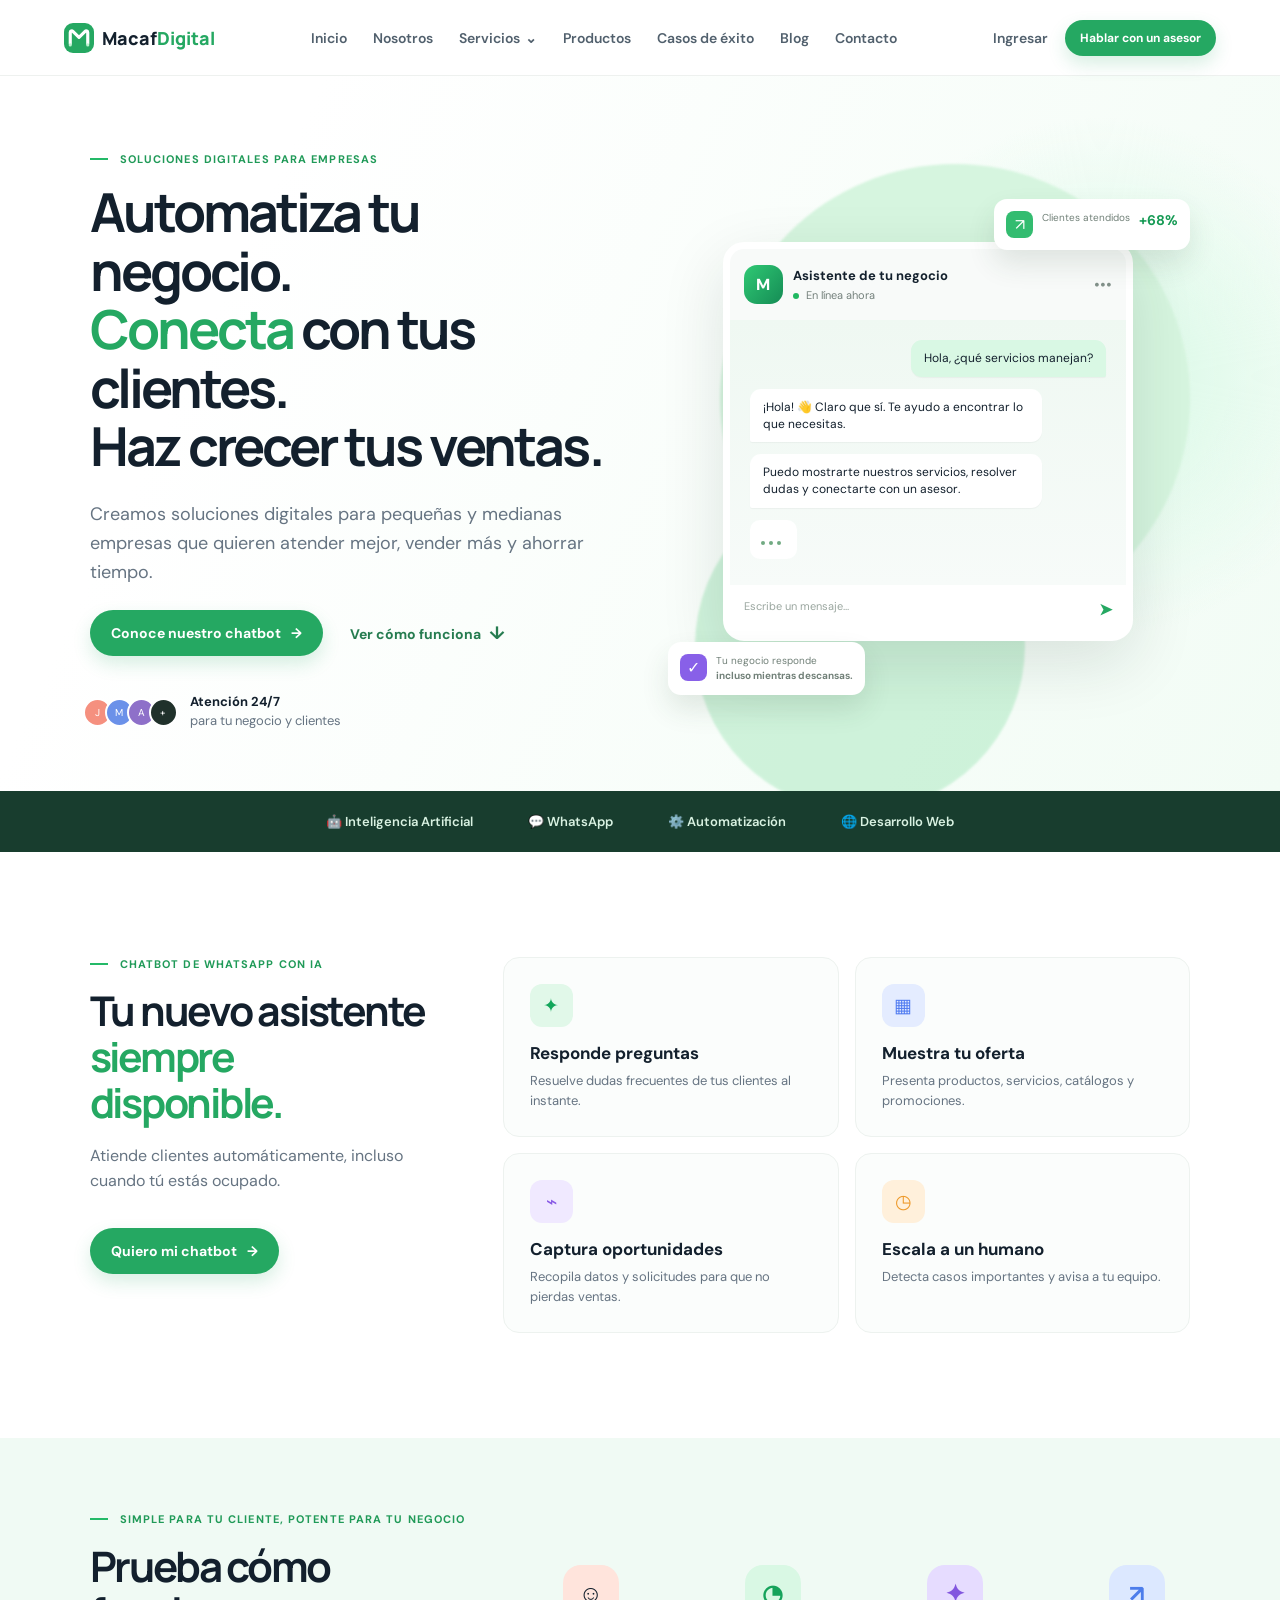
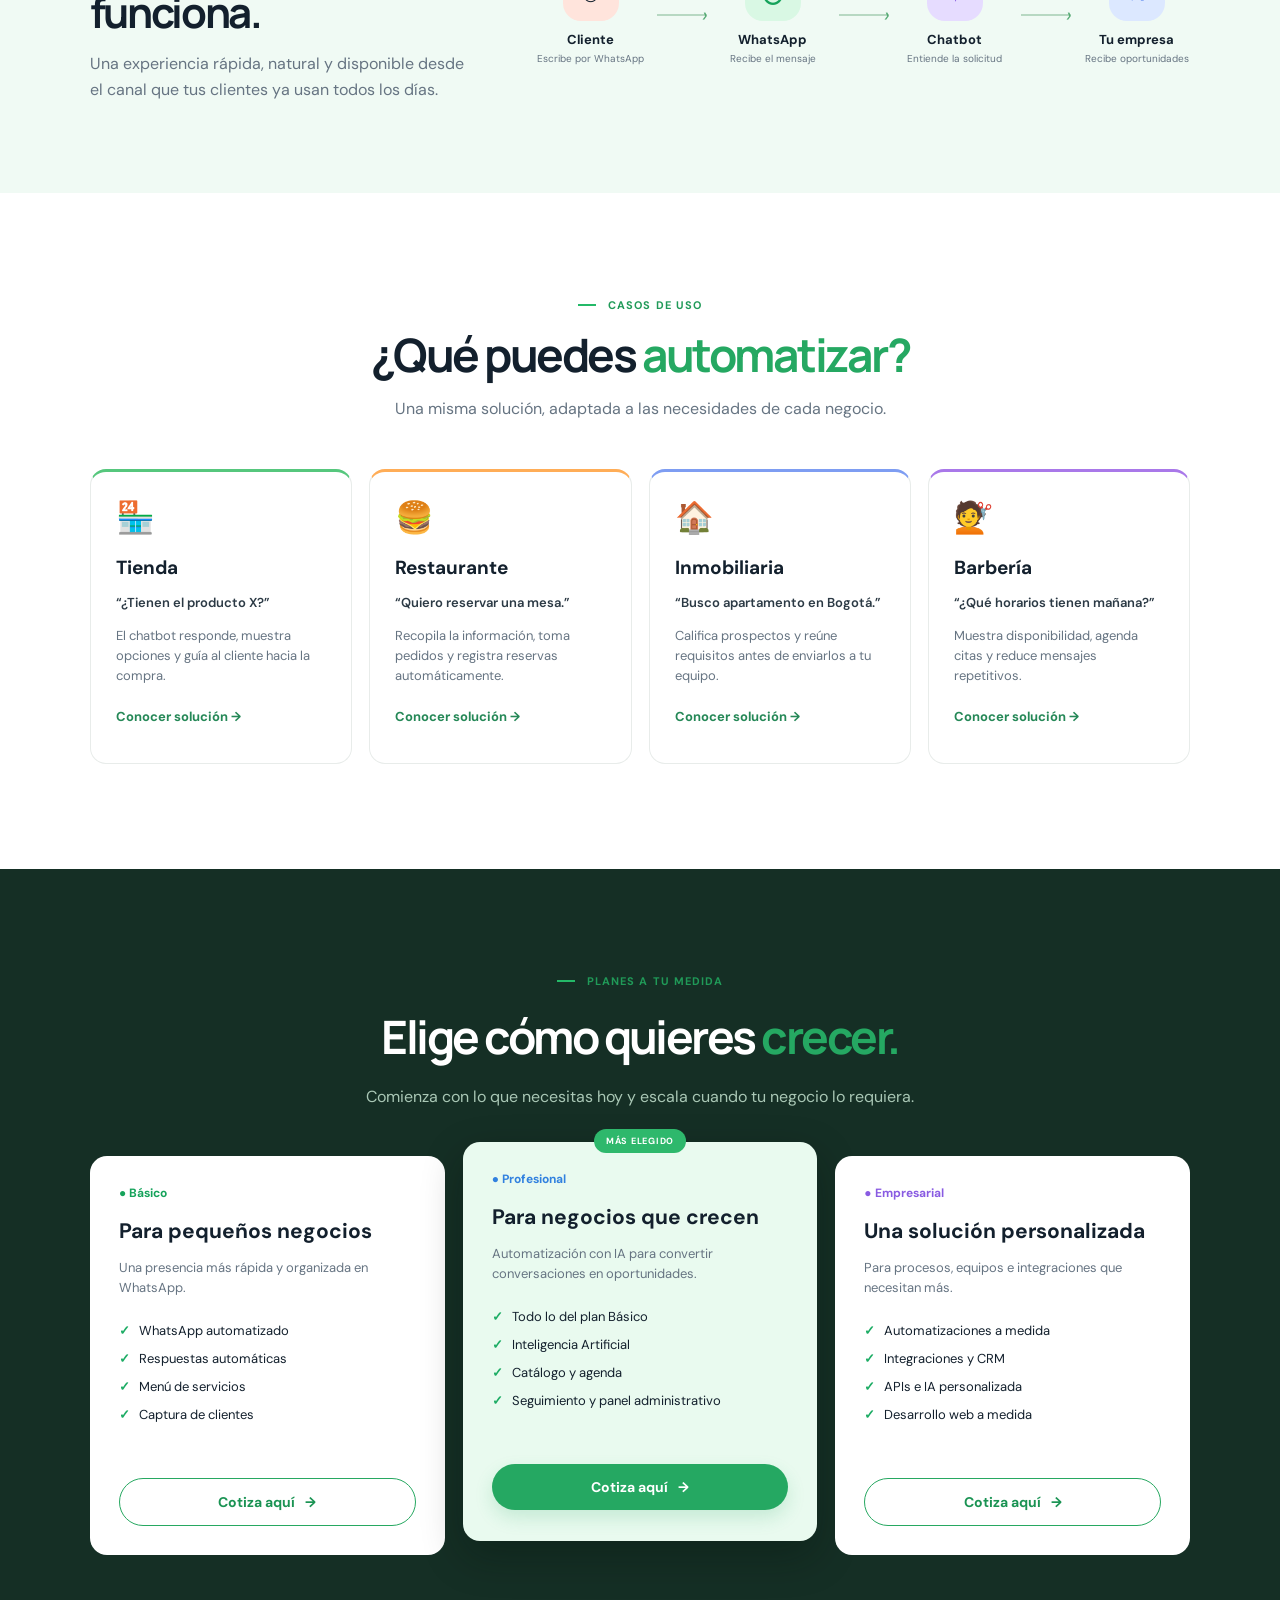
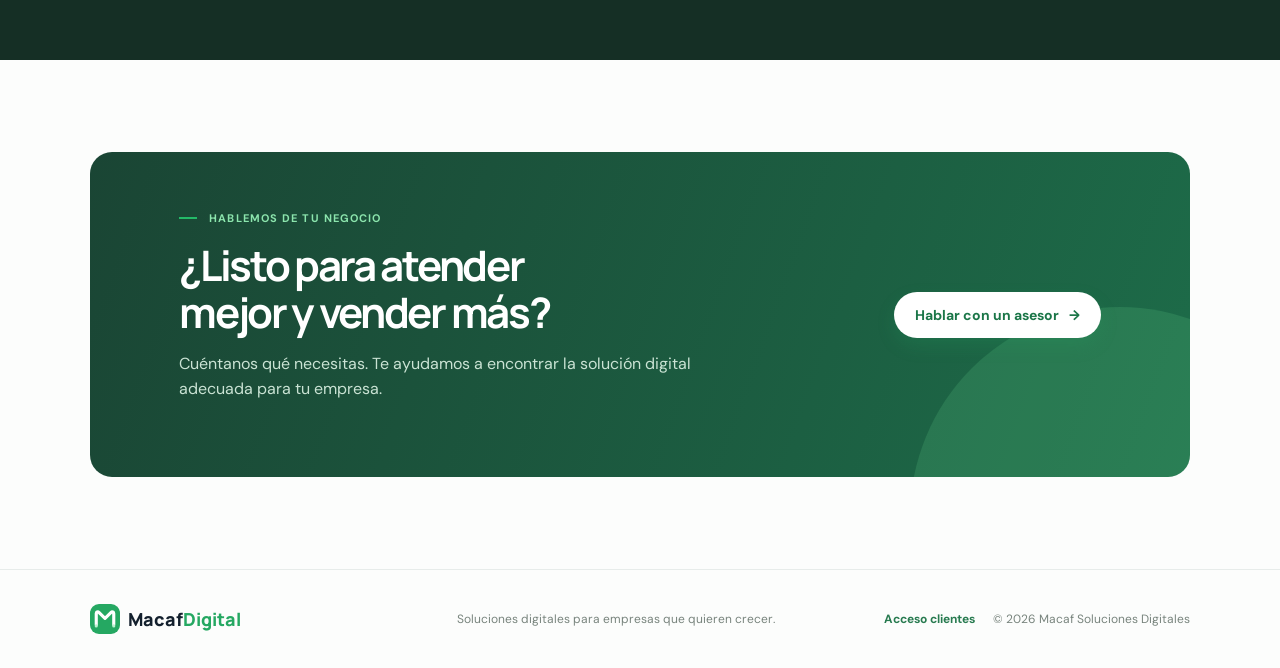
<file: index.html>
<!doctype html>
<html lang="es">
  <head>
    <meta charset="UTF-8" />
    <meta name="viewport" content="width=device-width, initial-scale=1.0" />
    <meta
      name="description"
      content="Macaf Soluciones Digitales: chatbots de WhatsApp con IA, automatización y desarrollo web para empresas."
    />
    <title>Macaf Soluciones Digitales | Automatiza tu negocio</title>
    <link rel="preconnect" href="https://fonts.googleapis.com" />
    <link rel="preconnect" href="https://fonts.gstatic.com" crossorigin />
    <link
      href="https://fonts.googleapis.com/css2?family=DM+Sans:wght@400;500;600;700&family=Manrope:wght@600;700;800&display=swap"
      rel="stylesheet"
    />
    <link rel="stylesheet" href="./styles.css" />
  </head>
  <body>
    <header class="site-header">
      <a class="brand" href="#inicio" aria-label="Macaf Soluciones Digitales, inicio">
        <span class="brand-mark">M</span>
        <span>Macaf<span>Digital</span></span>
      </a>
      <button class="menu-toggle" aria-label="Abrir menú" aria-expanded="false">☰</button>
      <nav class="main-nav" aria-label="Navegación principal">
        <a href="./index.html">Inicio</a>
        <a href="./nosotros.html">Nosotros</a>
        <details class="services-menu"><summary>Servicios</summary><div><a href="./chatbots.html">Chatbots</a><a href="./automatizacion.html">Automatización</a><a href="./inteligencia-artificial.html">Inteligencia Artificial</a><a href="./software-a-medida.html">Software a medida</a></div></details>
        <a href="./productos.html">Productos</a>
        <a href="./casos-de-exito.html">Casos de éxito</a>
        <a href="./blog.html">Blog</a>
        <a href="./contacto.html">Contacto</a>
      </nav>
      <div class="header-actions">
        <a class="login-link" href="https://chatbot-front-sigma.vercel.app/login">Ingresar</a>
        <a class="button button-small whatsapp-link" data-message="Hola, quiero información sobre un chatbot de WhatsApp." href="#">Hablar con un asesor</a>
      </div>
    </header>

    <main>
      <section class="hero" id="inicio">
        <div class="hero-copy">
          <p class="eyebrow"><span></span> SOLUCIONES DIGITALES PARA EMPRESAS</p>
          <h1>Automatiza tu negocio.<br /><em>Conecta</em> con tus clientes.<br />Haz crecer tus ventas.</h1>
          <p class="hero-description">
            Creamos soluciones digitales para pequeñas y medianas empresas que quieren atender
            mejor, vender más y ahorrar tiempo.
          </p>
          <div class="hero-actions">
            <a class="button whatsapp-link" data-message="Hola, quiero conocer el chatbot de WhatsApp con IA." href="#"
              >Conoce nuestro chatbot <span>→</span></a
            >
            <a class="text-link" href="#casos">Ver cómo funciona <span>↓</span></a>
          </div>
          <div class="trust-row">
            <div class="avatar-stack" aria-hidden="true"><i>J</i><i>M</i><i>A</i><i>+</i></div>
            <p><strong>Atención 24/7</strong><br />para tu negocio y clientes</p>
          </div>
        </div>

        <div class="hero-visual" aria-label="Demostración de conversación automatizada">
          <div class="orb orb-one"></div><div class="orb orb-two"></div>
          <div class="chat-window">
            <div class="chat-head">
              <div class="bot-avatar">M</div>
              <div><strong>Asistente de tu negocio</strong><small><i></i> En línea ahora</small></div>
              <span class="dots">•••</span>
            </div>
            <div class="chat-body">
              <div class="message customer">Hola, ¿qué servicios manejan?</div>
              <div class="message bot">¡Hola! 👋 Claro que sí. Te ayudo a encontrar lo que necesitas.</div>
              <div class="message bot delay">Puedo mostrarte nuestros servicios, resolver dudas y conectarte con un asesor.</div>
              <div class="typing"><b></b><b></b><b></b></div>
            </div>
            <div class="chat-input"><span>Escribe un mensaje...</span><b>➤</b></div>
          </div>
          <div class="floating-card stat-card"><span>↗</span><p>Clientes atendidos</p><strong>+68%</strong></div>
          <div class="floating-card online-card"><span>✓</span><p>Tu negocio responde<br /><strong>incluso mientras descansas.</strong></p></div>
        </div>
      </section>

      <section class="technology-strip" aria-label="Tecnologías y servicios">
        <span>🤖 Inteligencia Artificial</span><span>💬 WhatsApp</span><span>⚙️ Automatización</span><span>🌐 Desarrollo Web</span>
      </section>

      <section class="section assistant-section" id="chatbot">
        <div class="section-intro">
          <p class="eyebrow"><span></span> CHATBOT DE WHATSAPP CON IA</p>
          <h2>Tu nuevo asistente<br /><em>siempre disponible.</em></h2>
          <p>Atiende clientes automáticamente, incluso cuando tú estás ocupado.</p>
          <a class="button whatsapp-link" data-message="Hola, quiero mi chatbot de WhatsApp." href="#">Quiero mi chatbot <span>→</span></a>
        </div>
        <div class="feature-grid">
          <article><div class="feature-icon green">✦</div><h3>Responde preguntas</h3><p>Resuelve dudas frecuentes de tus clientes al instante.</p></article>
          <article><div class="feature-icon blue">▦</div><h3>Muestra tu oferta</h3><p>Presenta productos, servicios, catálogos y promociones.</p></article>
          <article><div class="feature-icon purple">⌁</div><h3>Captura oportunidades</h3><p>Recopila datos y solicitudes para que no pierdas ventas.</p></article>
          <article><div class="feature-icon orange">◷</div><h3>Escala a un humano</h3><p>Detecta casos importantes y avisa a tu equipo.</p></article>
        </div>
      </section>

      <section class="workflow">
        <div class="workflow-copy">
          <p class="eyebrow"><span></span> SIMPLE PARA TU CLIENTE, POTENTE PARA TU NEGOCIO</p>
          <h2>Prueba cómo<br />funciona.</h2>
          <p>Una experiencia rápida, natural y disponible desde el canal que tus clientes ya usan todos los días.</p>
        </div>
        <div class="flow-diagram">
          <div><b class="flow-icon customer-icon">☺</b><strong>Cliente</strong><small>Escribe por WhatsApp</small></div>
          <i></i><div><b class="flow-icon whatsapp-icon">◔</b><strong>WhatsApp</strong><small>Recibe el mensaje</small></div>
          <i></i><div><b class="flow-icon bot-icon">✦</b><strong>Chatbot</strong><small>Entiende la solicitud</small></div>
          <i></i><div><b class="flow-icon business-icon">↗</b><strong>Tu empresa</strong><small>Recibe oportunidades</small></div>
        </div>
      </section>

      <section class="section use-cases" id="casos">
        <div class="centered-intro">
          <p class="eyebrow"><span></span> CASOS DE USO</p>
          <h2>¿Qué puedes <em>automatizar?</em></h2>
          <p>Una misma solución, adaptada a las necesidades de cada negocio.</p>
        </div>
        <div class="case-grid">
          <article class="case-card shop"><span class="case-icon">🏪</span><h3>Tienda</h3><p class="quote">“¿Tienen el producto X?”</p><p>El chatbot responde, muestra opciones y guía al cliente hacia la compra.</p><a class="whatsapp-link" data-message="Hola, quiero un chatbot para mi tienda." href="#">Conocer solución <span>→</span></a></article>
          <article class="case-card restaurant"><span class="case-icon">🍔</span><h3>Restaurante</h3><p class="quote">“Quiero reservar una mesa.”</p><p>Recopila la información, toma pedidos y registra reservas automáticamente.</p><a class="whatsapp-link" data-message="Hola, quiero un chatbot para mi restaurante." href="#">Conocer solución <span>→</span></a></article>
          <article class="case-card home"><span class="case-icon">🏠</span><h3>Inmobiliaria</h3><p class="quote">“Busco apartamento en Bogotá.”</p><p>Califica prospectos y reúne requisitos antes de enviarlos a tu equipo.</p><a class="whatsapp-link" data-message="Hola, quiero un chatbot para mi inmobiliaria." href="#">Conocer solución <span>→</span></a></article>
          <article class="case-card barber"><span class="case-icon">💇</span><h3>Barbería</h3><p class="quote">“¿Qué horarios tienen mañana?”</p><p>Muestra disponibilidad, agenda citas y reduce mensajes repetitivos.</p><a class="whatsapp-link" data-message="Hola, quiero un chatbot para mi barbería." href="#">Conocer solución <span>→</span></a></article>
        </div>
      </section>

      <section class="plans-section" id="planes">
        <div class="centered-intro light">
          <p class="eyebrow"><span></span> PLANES A TU MEDIDA</p>
          <h2>Elige cómo quieres <em>crecer.</em></h2>
          <p>Comienza con lo que necesitas hoy y escala cuando tu negocio lo requiera.</p>
        </div>
        <div class="plans-grid">
          <article class="plan-card"><p class="plan-level basic">● Básico</p><h3>Para pequeños negocios</h3><p class="plan-copy">Una presencia más rápida y organizada en WhatsApp.</p><ul><li>WhatsApp automatizado</li><li>Respuestas automáticas</li><li>Menú de servicios</li><li>Captura de clientes</li></ul><a class="button button-outline whatsapp-link" data-message="Hola, quiero cotizar el plan Básico." href="#">Cotiza aquí <span>→</span></a></article>
          <article class="plan-card featured"><span class="popular">MÁS ELEGIDO</span><p class="plan-level pro">● Profesional</p><h3>Para negocios que crecen</h3><p class="plan-copy">Automatización con IA para convertir conversaciones en oportunidades.</p><ul><li>Todo lo del plan Básico</li><li>Inteligencia Artificial</li><li>Catálogo y agenda</li><li>Seguimiento y panel administrativo</li></ul><a class="button whatsapp-link" data-message="Hola, quiero cotizar el plan Profesional." href="#">Cotiza aquí <span>→</span></a></article>
          <article class="plan-card"><p class="plan-level enterprise">● Empresarial</p><h3>Una solución personalizada</h3><p class="plan-copy">Para procesos, equipos e integraciones que necesitan más.</p><ul><li>Automatizaciones a medida</li><li>Integraciones y CRM</li><li>APIs e IA personalizada</li><li>Desarrollo web a medida</li></ul><a class="button button-outline whatsapp-link" data-message="Hola, quiero cotizar una solución Empresarial." href="#">Cotiza aquí <span>→</span></a></article>
        </div>
      </section>

      <section class="contact-section" id="contacto">
        <div><p class="eyebrow"><span></span> HABLEMOS DE TU NEGOCIO</p><h2>¿Listo para atender<br />mejor y vender más?</h2><p>Cuéntanos qué necesitas. Te ayudamos a encontrar la solución digital adecuada para tu empresa.</p></div>
        <a class="button button-light whatsapp-link" data-message="Hola, quiero hablar con un asesor de Macaf Soluciones Digitales." href="#">Hablar con un asesor <span>→</span></a>
      </section>
    </main>

    <footer>
      <a class="brand" href="#inicio"><span class="brand-mark">M</span><span>Macaf<span>Digital</span></span></a>
      <p>Soluciones digitales para empresas que quieren crecer.</p>
      <div><a href="https://chatbot-front-sigma.vercel.app/login">Acceso clientes</a><span>© <span id="year"></span> Macaf Soluciones Digitales</span></div>
    </footer>
    <script src="./script.js"></script>
  </body>
</html>
</file>
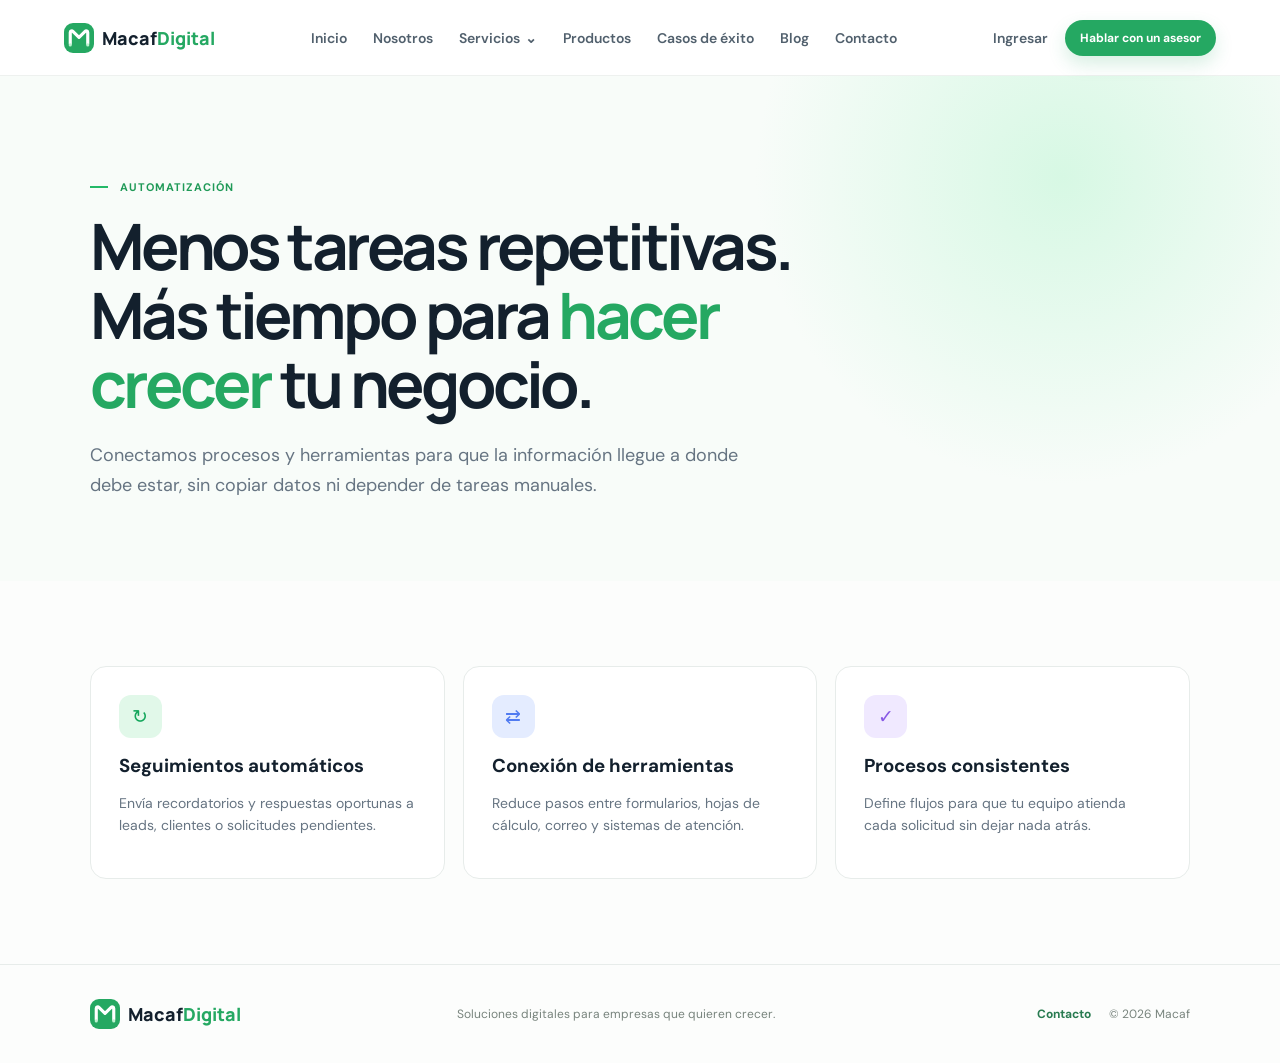
<file: automatizacion.html>
<!doctype html><html lang="es"><head><meta charset="UTF-8"><meta name="viewport" content="width=device-width,initial-scale=1.0"><title>Automatización | Macaf Digital</title><link rel="preconnect" href="https://fonts.googleapis.com"><link rel="preconnect" href="https://fonts.gstatic.com" crossorigin><link href="https://fonts.googleapis.com/css2?family=DM+Sans:wght@400;500;600;700&family=Manrope:wght@600;700;800&display=swap" rel="stylesheet"><link rel="stylesheet" href="./styles.css"></head><body>
<header class="site-header"><a class="brand" href="./index.html"><span class="brand-mark">M</span><span>Macaf<span>Digital</span></span></a><button class="menu-toggle" aria-label="Abrir menú" aria-expanded="false">☰</button><nav class="main-nav"><a href="./index.html">Inicio</a><a href="./nosotros.html">Nosotros</a><details class="services-menu"><summary>Servicios</summary><div><a href="./chatbots.html">Chatbots</a><a href="./automatizacion.html">Automatización</a><a href="./inteligencia-artificial.html">Inteligencia Artificial</a><a href="./software-a-medida.html">Software a medida</a></div></details><a href="./productos.html">Productos</a><a href="./casos-de-exito.html">Casos de éxito</a><a href="./blog.html">Blog</a><a href="./contacto.html">Contacto</a></nav><div class="header-actions"><a class="login-link" href="https://chatbot-front-sigma.vercel.app/login">Ingresar</a><a class="button button-small whatsapp-link" data-message="Hola, quiero automatizar procesos en mi negocio." href="#">Hablar con un asesor</a></div></header>
<main><section class="inner-hero"><p class="eyebrow"><span></span> AUTOMATIZACIÓN</p><h1>Menos tareas repetitivas.<br>Más tiempo para <em>hacer crecer</em> tu negocio.</h1><p>Conectamos procesos y herramientas para que la información llegue a donde debe estar, sin copiar datos ni depender de tareas manuales.</p></section><section class="page-section"><div class="page-cards"><article><div class="feature-icon green">↻</div><h3>Seguimientos automáticos</h3><p>Envía recordatorios y respuestas oportunas a leads, clientes o solicitudes pendientes.</p></article><article><div class="feature-icon blue">⇄</div><h3>Conexión de herramientas</h3><p>Reduce pasos entre formularios, hojas de cálculo, correo y sistemas de atención.</p></article><article><div class="feature-icon purple">✓</div><h3>Procesos consistentes</h3><p>Define flujos para que tu equipo atienda cada solicitud sin dejar nada atrás.</p></article></div></section></main>
<footer><a class="brand" href="./index.html"><span class="brand-mark">M</span><span>Macaf<span>Digital</span></span></a><p>Soluciones digitales para empresas que quieren crecer.</p><div><a href="./contacto.html">Contacto</a><span>© <span id="year"></span> Macaf</span></div></footer><script src="./script.js"></script></body></html>
</file>
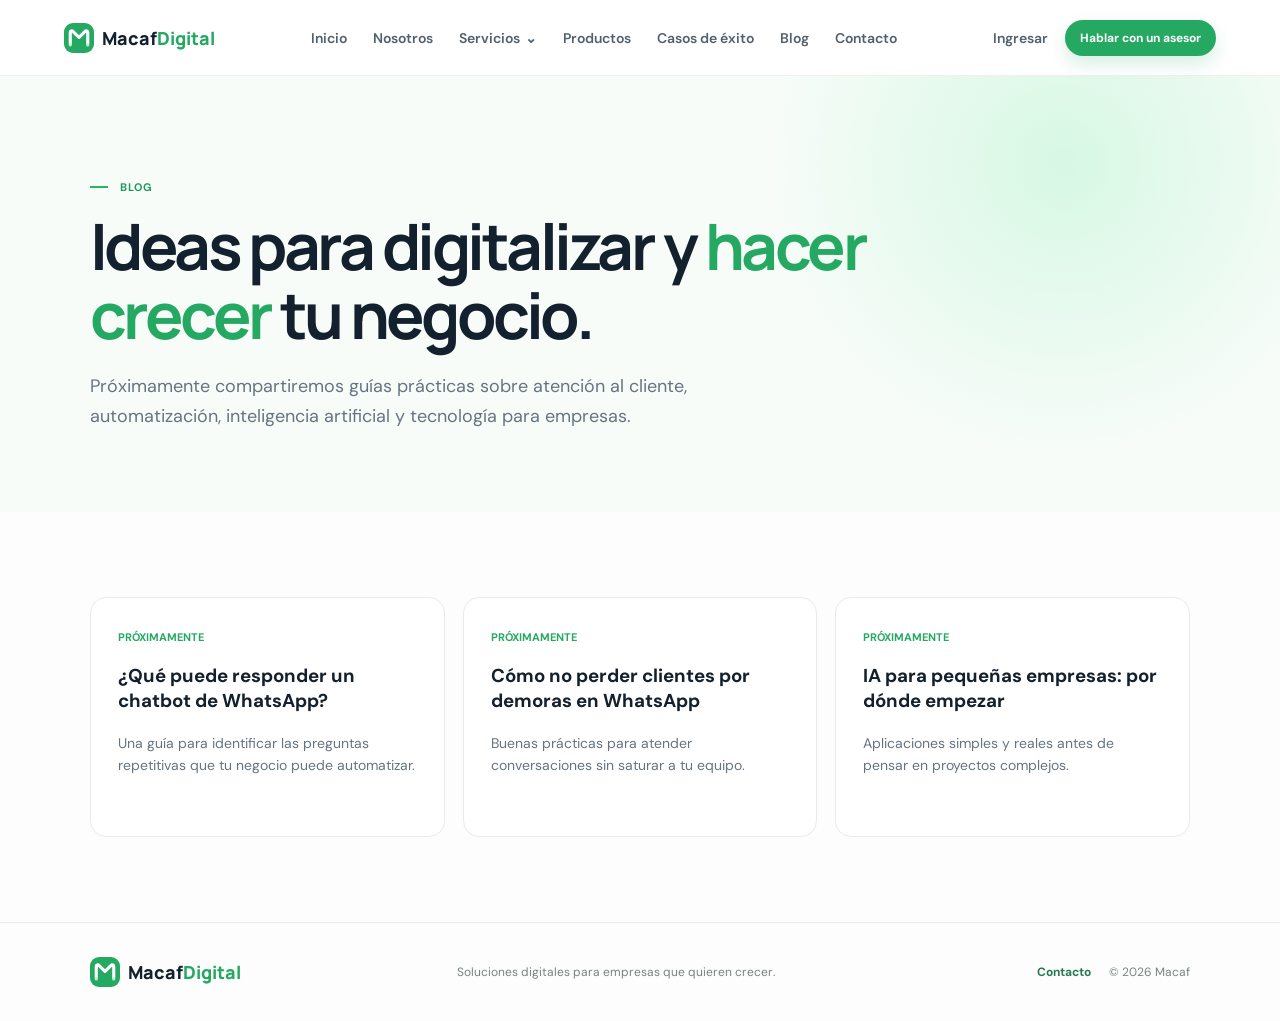
<file: blog.html>
<!doctype html><html lang="es"><head><meta charset="UTF-8"><meta name="viewport" content="width=device-width,initial-scale=1.0"><title>Blog | Macaf Digital</title><link rel="preconnect" href="https://fonts.googleapis.com"><link rel="preconnect" href="https://fonts.gstatic.com" crossorigin><link href="https://fonts.googleapis.com/css2?family=DM+Sans:wght@400;500;600;700&family=Manrope:wght@600;700;800&display=swap" rel="stylesheet"><link rel="stylesheet" href="./styles.css"></head><body>
<header class="site-header"><a class="brand" href="./index.html"><span class="brand-mark">M</span><span>Macaf<span>Digital</span></span></a><button class="menu-toggle" aria-label="Abrir menú" aria-expanded="false">☰</button><nav class="main-nav"><a href="./index.html">Inicio</a><a href="./nosotros.html">Nosotros</a><details class="services-menu"><summary>Servicios</summary><div><a href="./chatbots.html">Chatbots</a><a href="./automatizacion.html">Automatización</a><a href="./inteligencia-artificial.html">Inteligencia Artificial</a><a href="./software-a-medida.html">Software a medida</a></div></details><a href="./productos.html">Productos</a><a href="./casos-de-exito.html">Casos de éxito</a><a href="./blog.html">Blog</a><a href="./contacto.html">Contacto</a></nav><div class="header-actions"><a class="login-link" href="https://chatbot-front-sigma.vercel.app/login">Ingresar</a><a class="button button-small whatsapp-link" data-message="Hola, quiero información sobre soluciones digitales." href="#">Hablar con un asesor</a></div></header>
<main><section class="inner-hero"><p class="eyebrow"><span></span> BLOG</p><h1>Ideas para digitalizar y <em>hacer crecer</em> tu negocio.</h1><p>Próximamente compartiremos guías prácticas sobre atención al cliente, automatización, inteligencia artificial y tecnología para empresas.</p></section><section class="page-section"><div class="blog-grid"><article class="blog-card"><time>PRÓXIMAMENTE</time><h3>¿Qué puede responder un chatbot de WhatsApp?</h3><p>Una guía para identificar las preguntas repetitivas que tu negocio puede automatizar.</p></article><article class="blog-card"><time>PRÓXIMAMENTE</time><h3>Cómo no perder clientes por demoras en WhatsApp</h3><p>Buenas prácticas para atender conversaciones sin saturar a tu equipo.</p></article><article class="blog-card"><time>PRÓXIMAMENTE</time><h3>IA para pequeñas empresas: por dónde empezar</h3><p>Aplicaciones simples y reales antes de pensar en proyectos complejos.</p></article></div></section></main>
<footer><a class="brand" href="./index.html"><span class="brand-mark">M</span><span>Macaf<span>Digital</span></span></a><p>Soluciones digitales para empresas que quieren crecer.</p><div><a href="./contacto.html">Contacto</a><span>© <span id="year"></span> Macaf</span></div></footer><script src="./script.js"></script></body></html>
</file>
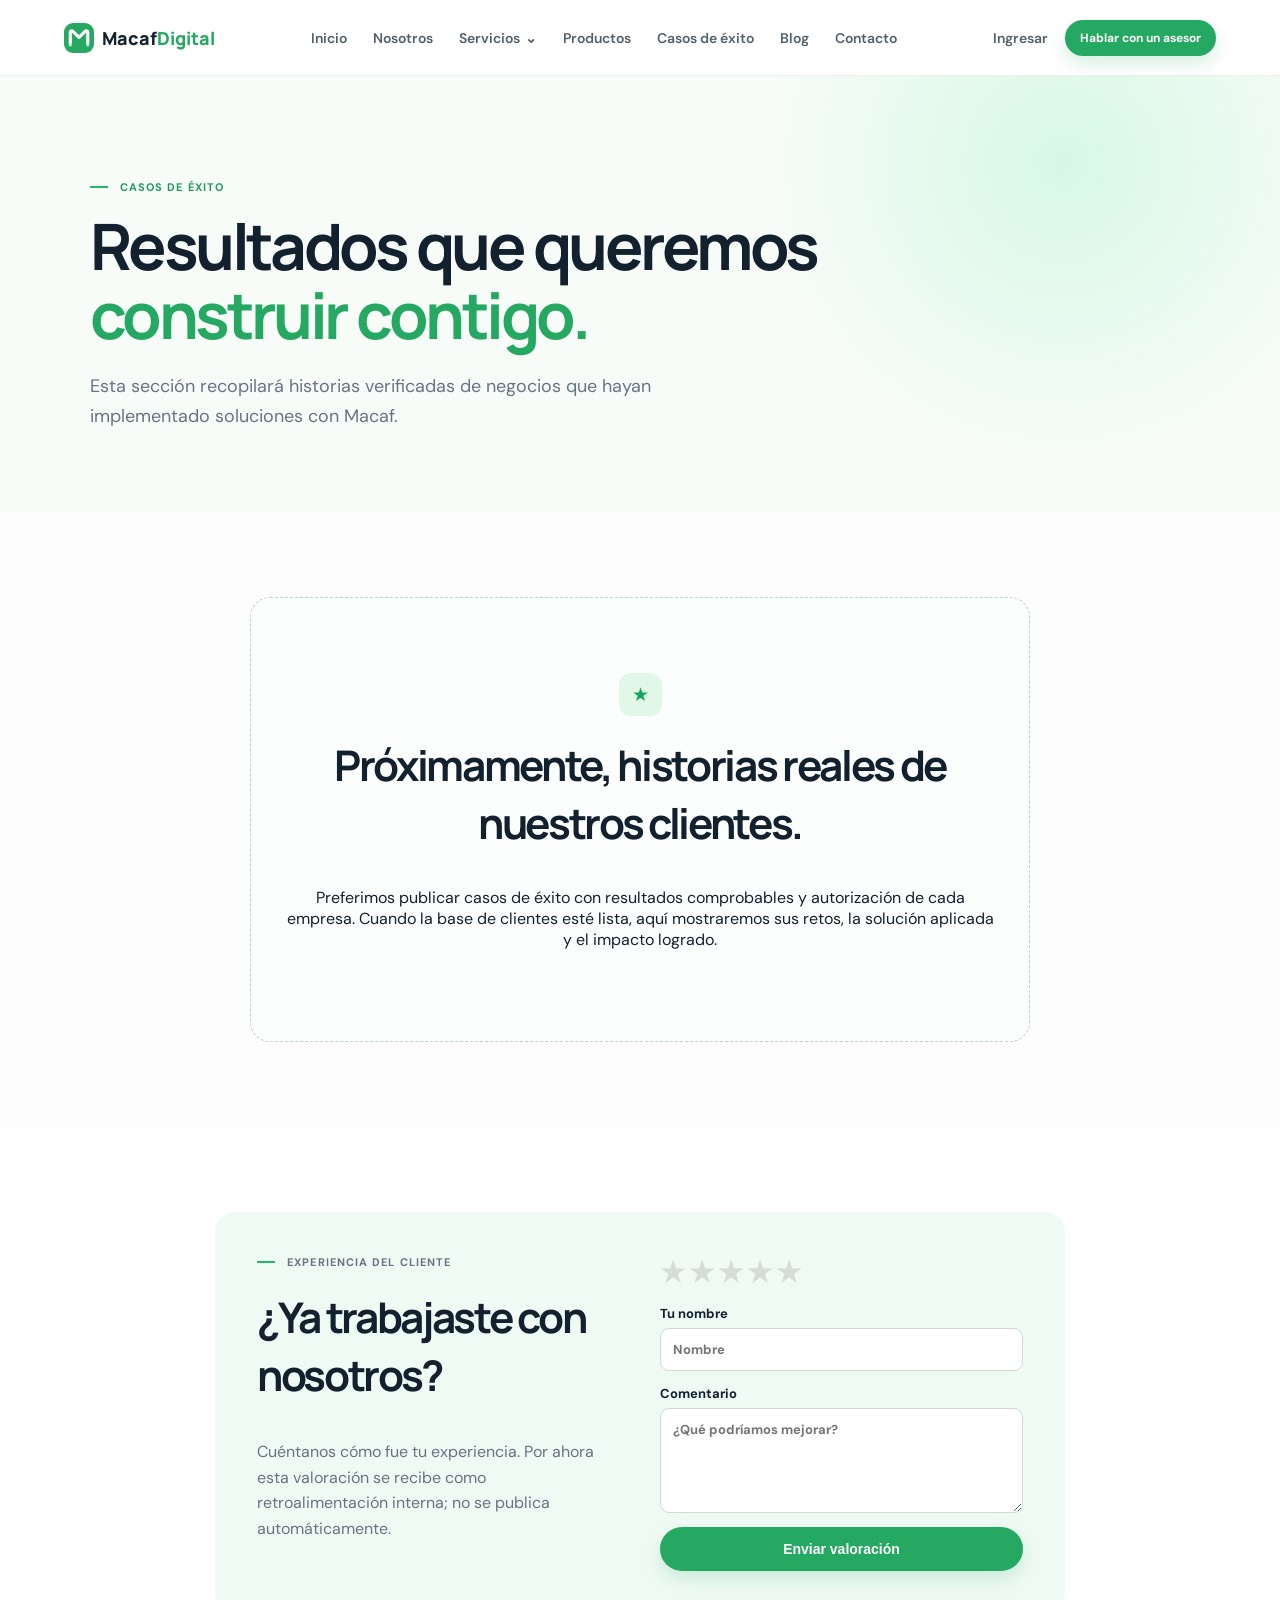
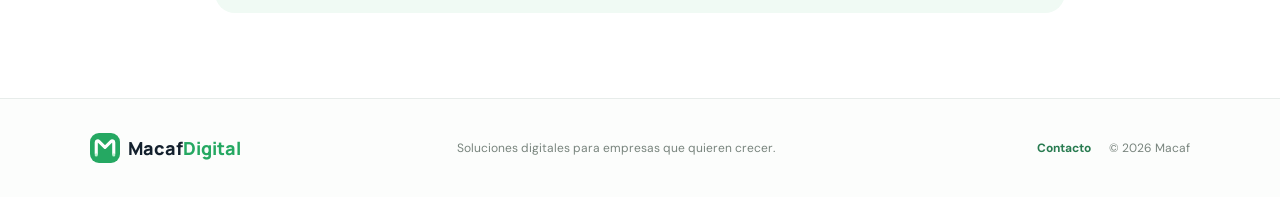
<file: casos-de-exito.html>
<!doctype html><html lang="es"><head><meta charset="UTF-8"><meta name="viewport" content="width=device-width,initial-scale=1.0"><title>Casos de éxito | Macaf Digital</title><link rel="preconnect" href="https://fonts.googleapis.com"><link rel="preconnect" href="https://fonts.gstatic.com" crossorigin><link href="https://fonts.googleapis.com/css2?family=DM+Sans:wght@400;500;600;700&family=Manrope:wght@600;700;800&display=swap" rel="stylesheet"><link rel="stylesheet" href="./styles.css"></head><body>
<header class="site-header"><a class="brand" href="./index.html"><span class="brand-mark">M</span><span>Macaf<span>Digital</span></span></a><button class="menu-toggle" aria-label="Abrir menú" aria-expanded="false">☰</button><nav class="main-nav"><a href="./index.html">Inicio</a><a href="./nosotros.html">Nosotros</a><details class="services-menu"><summary>Servicios</summary><div><a href="./chatbots.html">Chatbots</a><a href="./automatizacion.html">Automatización</a><a href="./inteligencia-artificial.html">Inteligencia Artificial</a><a href="./software-a-medida.html">Software a medida</a></div></details><a href="./productos.html">Productos</a><a href="./casos-de-exito.html">Casos de éxito</a><a href="./blog.html">Blog</a><a href="./contacto.html">Contacto</a></nav><div class="header-actions"><a class="login-link" href="https://chatbot-front-sigma.vercel.app/login">Ingresar</a><a class="button button-small whatsapp-link" data-message="Hola, quiero conocer experiencias con Macaf." href="#">Hablar con un asesor</a></div></header>
<main><section class="inner-hero"><p class="eyebrow"><span></span> CASOS DE ÉXITO</p><h1>Resultados que queremos <em>construir contigo.</em></h1><p>Esta sección recopilará historias verificadas de negocios que hayan implementado soluciones con Macaf.</p></section><section class="page-section"><div class="empty-content"><div class="feature-icon green">★</div><h2>Próximamente, historias reales de nuestros clientes.</h2><p>Preferimos publicar casos de éxito con resultados comprobables y autorización de cada empresa. Cuando la base de clientes esté lista, aquí mostraremos sus retos, la solución aplicada y el impacto logrado.</p></div></section><section class="page-section" style="background:#fff"><div class="rating-wrap"><div><p class="eyebrow"><span></span> EXPERIENCIA DEL CLIENTE</p><h2>¿Ya trabajaste con nosotros?</h2><p>Cuéntanos cómo fue tu experiencia. Por ahora esta valoración se recibe como retroalimentación interna; no se publica automáticamente.</p></div><form class="rating-form" id="rating-form"><div class="star-picker"><input id="star5" name="rating" type="radio" value="5" required><label for="star5">★</label><input id="star4" name="rating" type="radio" value="4"><label for="star4">★</label><input id="star3" name="rating" type="radio" value="3"><label for="star3">★</label><input id="star2" name="rating" type="radio" value="2"><label for="star2">★</label><input id="star1" name="rating" type="radio" value="1"><label for="star1">★</label></div><label>Tu nombre<input required name="name" placeholder="Nombre"></label><label>Comentario<textarea name="comment" placeholder="¿Qué podríamos mejorar?"></textarea></label><button class="button" type="submit">Enviar valoración</button><p class="form-message">Gracias. Tu valoración fue recibida para revisión.</p></form></div></section></main>
<footer><a class="brand" href="./index.html"><span class="brand-mark">M</span><span>Macaf<span>Digital</span></span></a><p>Soluciones digitales para empresas que quieren crecer.</p><div><a href="./contacto.html">Contacto</a><span>© <span id="year"></span> Macaf</span></div></footer><script src="./script.js"></script></body></html>
</file>
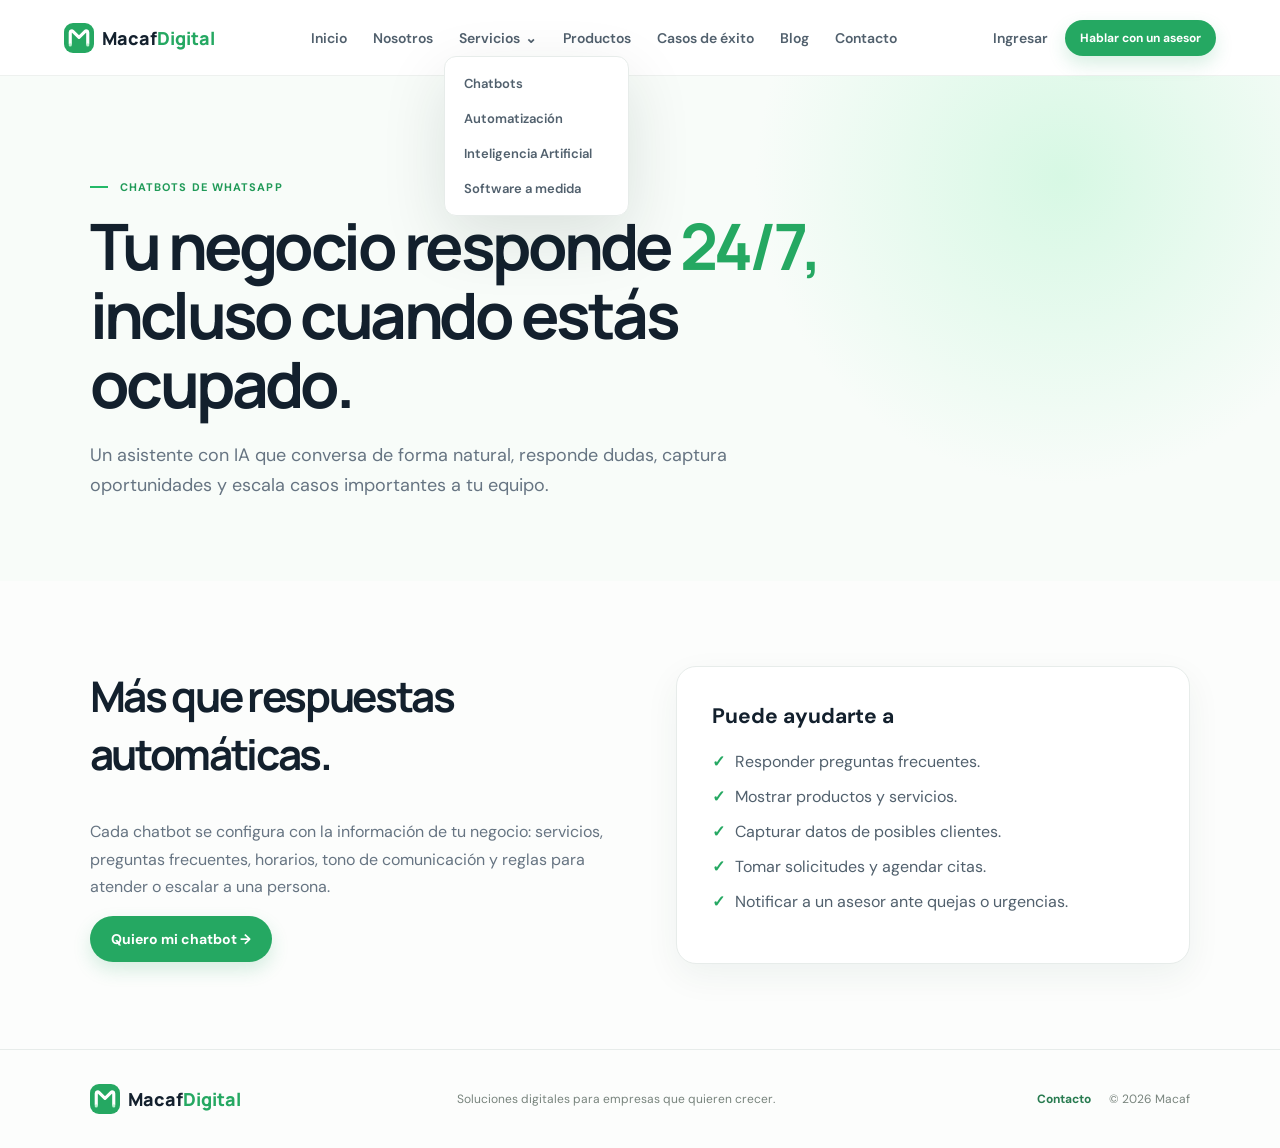
<file: chatbots.html>
<!doctype html><html lang="es"><head><meta charset="UTF-8"><meta name="viewport" content="width=device-width,initial-scale=1.0"><title>Chatbots de WhatsApp | Macaf Digital</title><link rel="preconnect" href="https://fonts.googleapis.com"><link rel="preconnect" href="https://fonts.gstatic.com" crossorigin><link href="https://fonts.googleapis.com/css2?family=DM+Sans:wght@400;500;600;700&family=Manrope:wght@600;700;800&display=swap" rel="stylesheet"><link rel="stylesheet" href="./styles.css"></head><body>
<header class="site-header"><a class="brand" href="./index.html"><span class="brand-mark">M</span><span>Macaf<span>Digital</span></span></a><button class="menu-toggle" aria-label="Abrir menú" aria-expanded="false">☰</button><nav class="main-nav"><a href="./index.html">Inicio</a><a href="./nosotros.html">Nosotros</a><details class="services-menu" open><summary>Servicios</summary><div><a href="./chatbots.html">Chatbots</a><a href="./automatizacion.html">Automatización</a><a href="./inteligencia-artificial.html">Inteligencia Artificial</a><a href="./software-a-medida.html">Software a medida</a></div></details><a href="./productos.html">Productos</a><a href="./casos-de-exito.html">Casos de éxito</a><a href="./blog.html">Blog</a><a href="./contacto.html">Contacto</a></nav><div class="header-actions"><a class="login-link" href="https://chatbot-front-sigma.vercel.app/login">Ingresar</a><a class="button button-small whatsapp-link" data-message="Hola, quiero información sobre un chatbot de WhatsApp." href="#">Hablar con un asesor</a></div></header>
<main><section class="inner-hero"><p class="eyebrow"><span></span> CHATBOTS DE WHATSAPP</p><h1>Tu negocio responde <em>24/7,</em> incluso cuando estás ocupado.</h1><p>Un asistente con IA que conversa de forma natural, responde dudas, captura oportunidades y escala casos importantes a tu equipo.</p></section><section class="page-section two-column"><div><h2>Más que respuestas automáticas.</h2><p>Cada chatbot se configura con la información de tu negocio: servicios, preguntas frecuentes, horarios, tono de comunicación y reglas para atender o escalar a una persona.</p><a class="button whatsapp-link" data-message="Hola, quiero cotizar un chatbot de WhatsApp con IA." href="#">Quiero mi chatbot →</a></div><aside class="info-card"><h3>Puede ayudarte a</h3><ul><li>Responder preguntas frecuentes.</li><li>Mostrar productos y servicios.</li><li>Capturar datos de posibles clientes.</li><li>Tomar solicitudes y agendar citas.</li><li>Notificar a un asesor ante quejas o urgencias.</li></ul></aside></section></main>
<footer><a class="brand" href="./index.html"><span class="brand-mark">M</span><span>Macaf<span>Digital</span></span></a><p>Soluciones digitales para empresas que quieren crecer.</p><div><a href="./contacto.html">Contacto</a><span>© <span id="year"></span> Macaf</span></div></footer><script src="./script.js"></script></body></html>
</file>
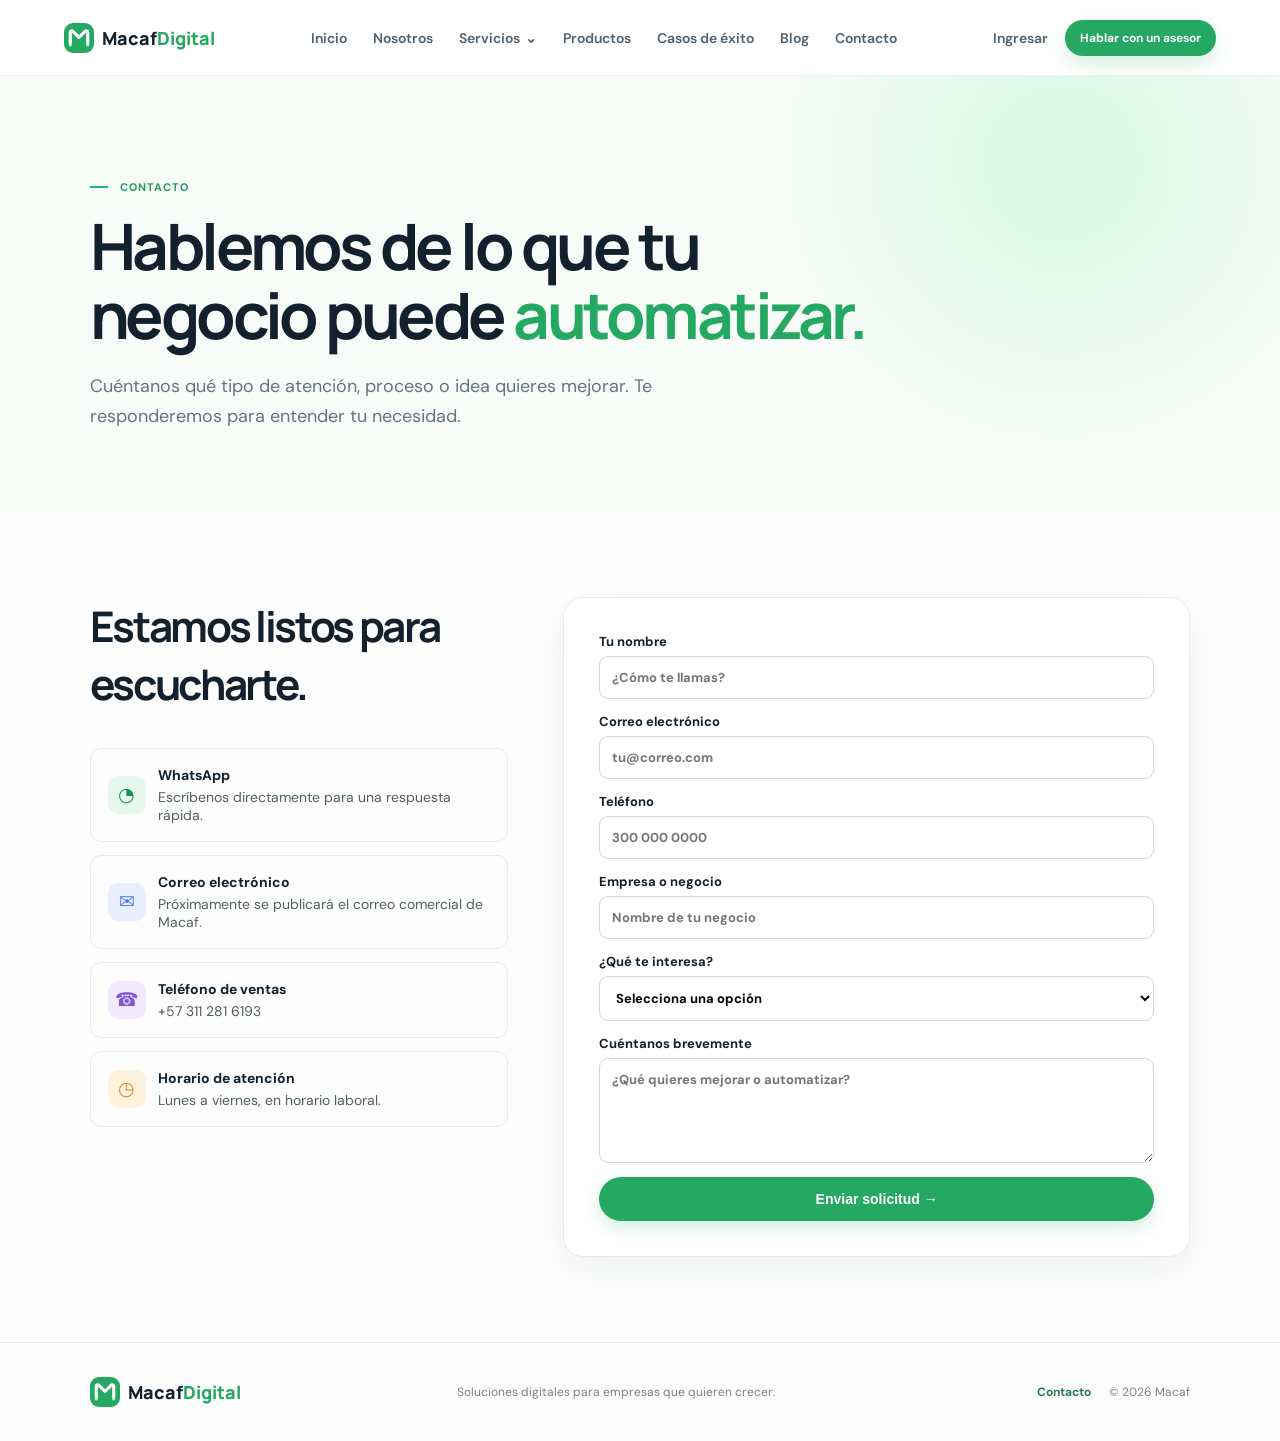
<file: contacto.html>
<!doctype html><html lang="es"><head><meta charset="UTF-8"><meta name="viewport" content="width=device-width,initial-scale=1.0"><title>Contacto | Macaf Digital</title><link rel="preconnect" href="https://fonts.googleapis.com"><link rel="preconnect" href="https://fonts.gstatic.com" crossorigin><link href="https://fonts.googleapis.com/css2?family=DM+Sans:wght@400;500;600;700&family=Manrope:wght@600;700;800&display=swap" rel="stylesheet"><link rel="stylesheet" href="./styles.css"></head><body>
<header class="site-header"><a class="brand" href="./index.html"><span class="brand-mark">M</span><span>Macaf<span>Digital</span></span></a><button class="menu-toggle" aria-label="Abrir menú" aria-expanded="false">☰</button><nav class="main-nav"><a href="./index.html">Inicio</a><a href="./nosotros.html">Nosotros</a><details class="services-menu"><summary>Servicios</summary><div><a href="./chatbots.html">Chatbots</a><a href="./automatizacion.html">Automatización</a><a href="./inteligencia-artificial.html">Inteligencia Artificial</a><a href="./software-a-medida.html">Software a medida</a></div></details><a href="./productos.html">Productos</a><a href="./casos-de-exito.html">Casos de éxito</a><a href="./blog.html">Blog</a><a href="./contacto.html">Contacto</a></nav><div class="header-actions"><a class="login-link" href="https://chatbot-front-sigma.vercel.app/login">Ingresar</a><a class="button button-small whatsapp-link" data-message="Hola, quiero hablar con un asesor de Macaf." href="#">Hablar con un asesor</a></div></header>
<main><section class="inner-hero"><p class="eyebrow"><span></span> CONTACTO</p><h1>Hablemos de lo que tu negocio puede <em>automatizar.</em></h1><p>Cuéntanos qué tipo de atención, proceso o idea quieres mejorar. Te responderemos para entender tu necesidad.</p></section><section class="page-section contact-layout"><div><h2>Estamos listos para escucharte.</h2><div class="contact-details"><a class="whatsapp-link" data-message="Hola, quiero información de Macaf Soluciones Digitales." href="#"><span class="contact-icon" aria-hidden="true">◔</span><span><strong>WhatsApp</strong>Escríbenos directamente para una respuesta rápida.</span></a><p><span class="contact-icon mail" aria-hidden="true">✉</span><span><strong>Correo electrónico</strong>Próximamente se publicará el correo comercial de Macaf.</span></p><a href="tel:+573112816193"><span class="contact-icon phone" aria-hidden="true">☎</span><span><strong>Teléfono de ventas</strong>+57 311 281 6193</span></a><p><span class="contact-icon clock" aria-hidden="true">◷</span><span><strong>Horario de atención</strong>Lunes a viernes, en horario laboral.</span></p></div></div><form class="contact-form info-card" id="contact-form"><label>Tu nombre<input required name="full_name" placeholder="¿Cómo te llamas?"></label><label>Correo electrónico<input required type="email" name="email" placeholder="tu@correo.com"></label><label>Teléfono<input name="phone" inputmode="tel" placeholder="300 000 0000"></label><label>Empresa o negocio<input name="business_name" placeholder="Nombre de tu negocio"></label><label>¿Qué te interesa?<select required name="service_interest"><option value="" disabled selected>Selecciona una opción</option><option>Chatbot de WhatsApp con IA</option><option>Automatización de procesos</option><option>Inteligencia Artificial</option><option>Software a medida</option><option>Otra consulta</option></select></label><label>Cuéntanos brevemente<textarea name="message" placeholder="¿Qué quieres mejorar o automatizar?"></textarea></label><label class="honeypot" aria-hidden="true">No llenar<input tabindex="-1" autocomplete="off" name="website"></label><button class="button" type="submit">Enviar solicitud →</button><p class="form-message" id="contact-status"></p></form></section></main>
<footer><a class="brand" href="./index.html"><span class="brand-mark">M</span><span>Macaf<span>Digital</span></span></a><p>Soluciones digitales para empresas que quieren crecer.</p><div><a href="./contacto.html">Contacto</a><span>© <span id="year"></span> Macaf</span></div></footer><script src="./script.js"></script></body></html>
</file>
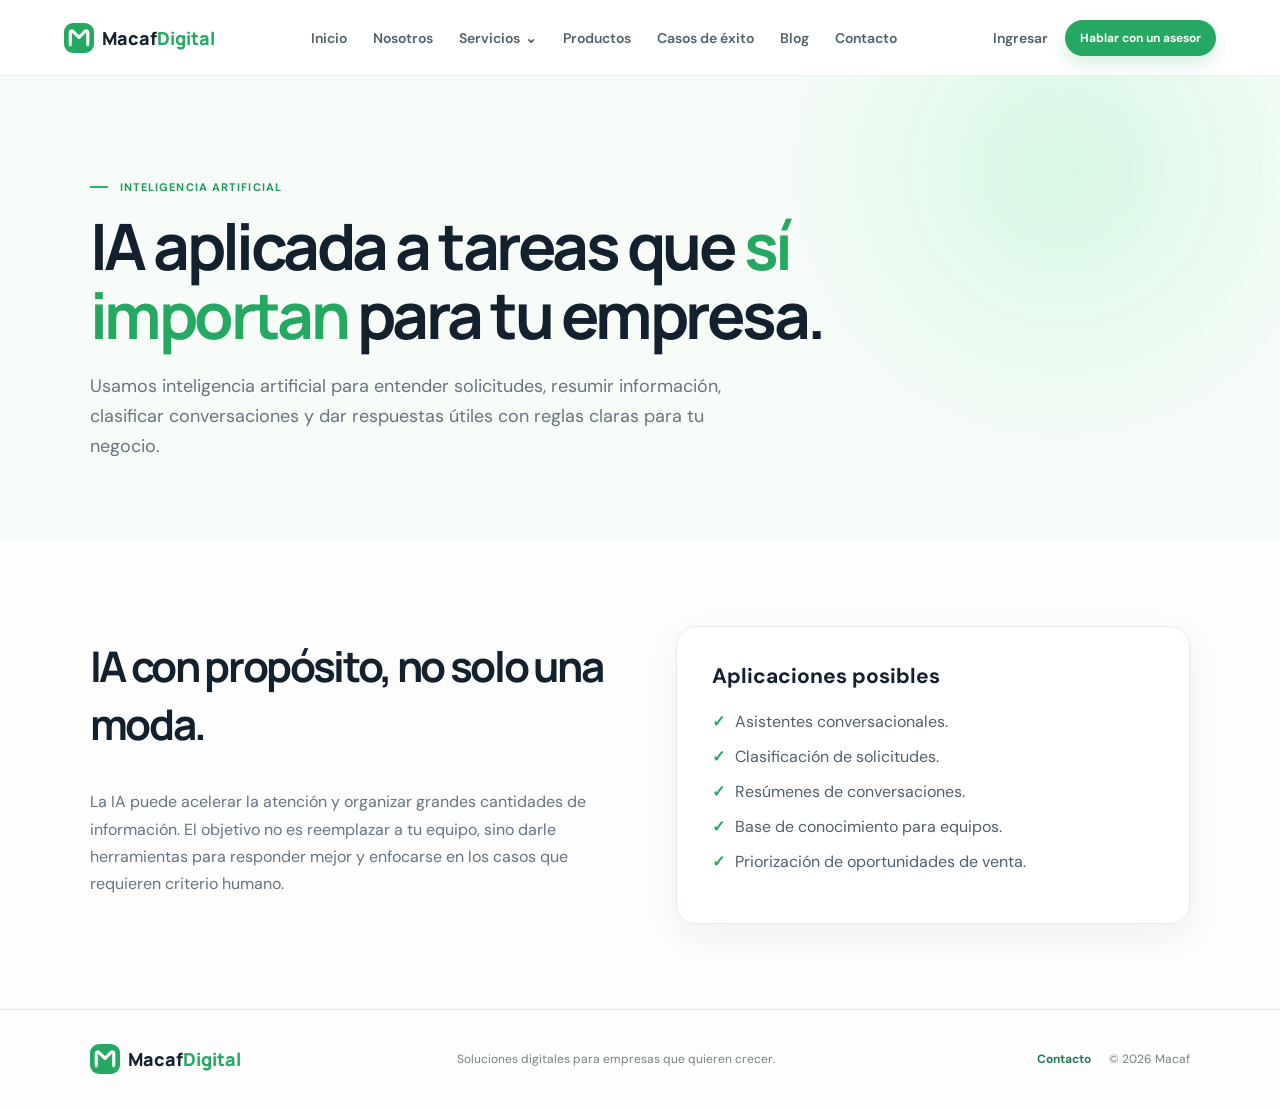
<file: inteligencia-artificial.html>
<!doctype html><html lang="es"><head><meta charset="UTF-8"><meta name="viewport" content="width=device-width,initial-scale=1.0"><title>Inteligencia Artificial | Macaf Digital</title><link rel="preconnect" href="https://fonts.googleapis.com"><link rel="preconnect" href="https://fonts.gstatic.com" crossorigin><link href="https://fonts.googleapis.com/css2?family=DM+Sans:wght@400;500;600;700&family=Manrope:wght@600;700;800&display=swap" rel="stylesheet"><link rel="stylesheet" href="./styles.css"></head><body>
<header class="site-header"><a class="brand" href="./index.html"><span class="brand-mark">M</span><span>Macaf<span>Digital</span></span></a><button class="menu-toggle" aria-label="Abrir menú" aria-expanded="false">☰</button><nav class="main-nav"><a href="./index.html">Inicio</a><a href="./nosotros.html">Nosotros</a><details class="services-menu"><summary>Servicios</summary><div><a href="./chatbots.html">Chatbots</a><a href="./automatizacion.html">Automatización</a><a href="./inteligencia-artificial.html">Inteligencia Artificial</a><a href="./software-a-medida.html">Software a medida</a></div></details><a href="./productos.html">Productos</a><a href="./casos-de-exito.html">Casos de éxito</a><a href="./blog.html">Blog</a><a href="./contacto.html">Contacto</a></nav><div class="header-actions"><a class="login-link" href="https://chatbot-front-sigma.vercel.app/login">Ingresar</a><a class="button button-small whatsapp-link" data-message="Hola, quiero evaluar IA para mi negocio." href="#">Hablar con un asesor</a></div></header>
<main><section class="inner-hero"><p class="eyebrow"><span></span> INTELIGENCIA ARTIFICIAL</p><h1>IA aplicada a tareas que <em>sí importan</em> para tu empresa.</h1><p>Usamos inteligencia artificial para entender solicitudes, resumir información, clasificar conversaciones y dar respuestas útiles con reglas claras para tu negocio.</p></section><section class="page-section two-column"><div><h2>IA con propósito, no solo una moda.</h2><p>La IA puede acelerar la atención y organizar grandes cantidades de información. El objetivo no es reemplazar a tu equipo, sino darle herramientas para responder mejor y enfocarse en los casos que requieren criterio humano.</p></div><aside class="info-card"><h3>Aplicaciones posibles</h3><ul><li>Asistentes conversacionales.</li><li>Clasificación de solicitudes.</li><li>Resúmenes de conversaciones.</li><li>Base de conocimiento para equipos.</li><li>Priorización de oportunidades de venta.</li></ul></aside></section></main>
<footer><a class="brand" href="./index.html"><span class="brand-mark">M</span><span>Macaf<span>Digital</span></span></a><p>Soluciones digitales para empresas que quieren crecer.</p><div><a href="./contacto.html">Contacto</a><span>© <span id="year"></span> Macaf</span></div></footer><script src="./script.js"></script></body></html>
</file>
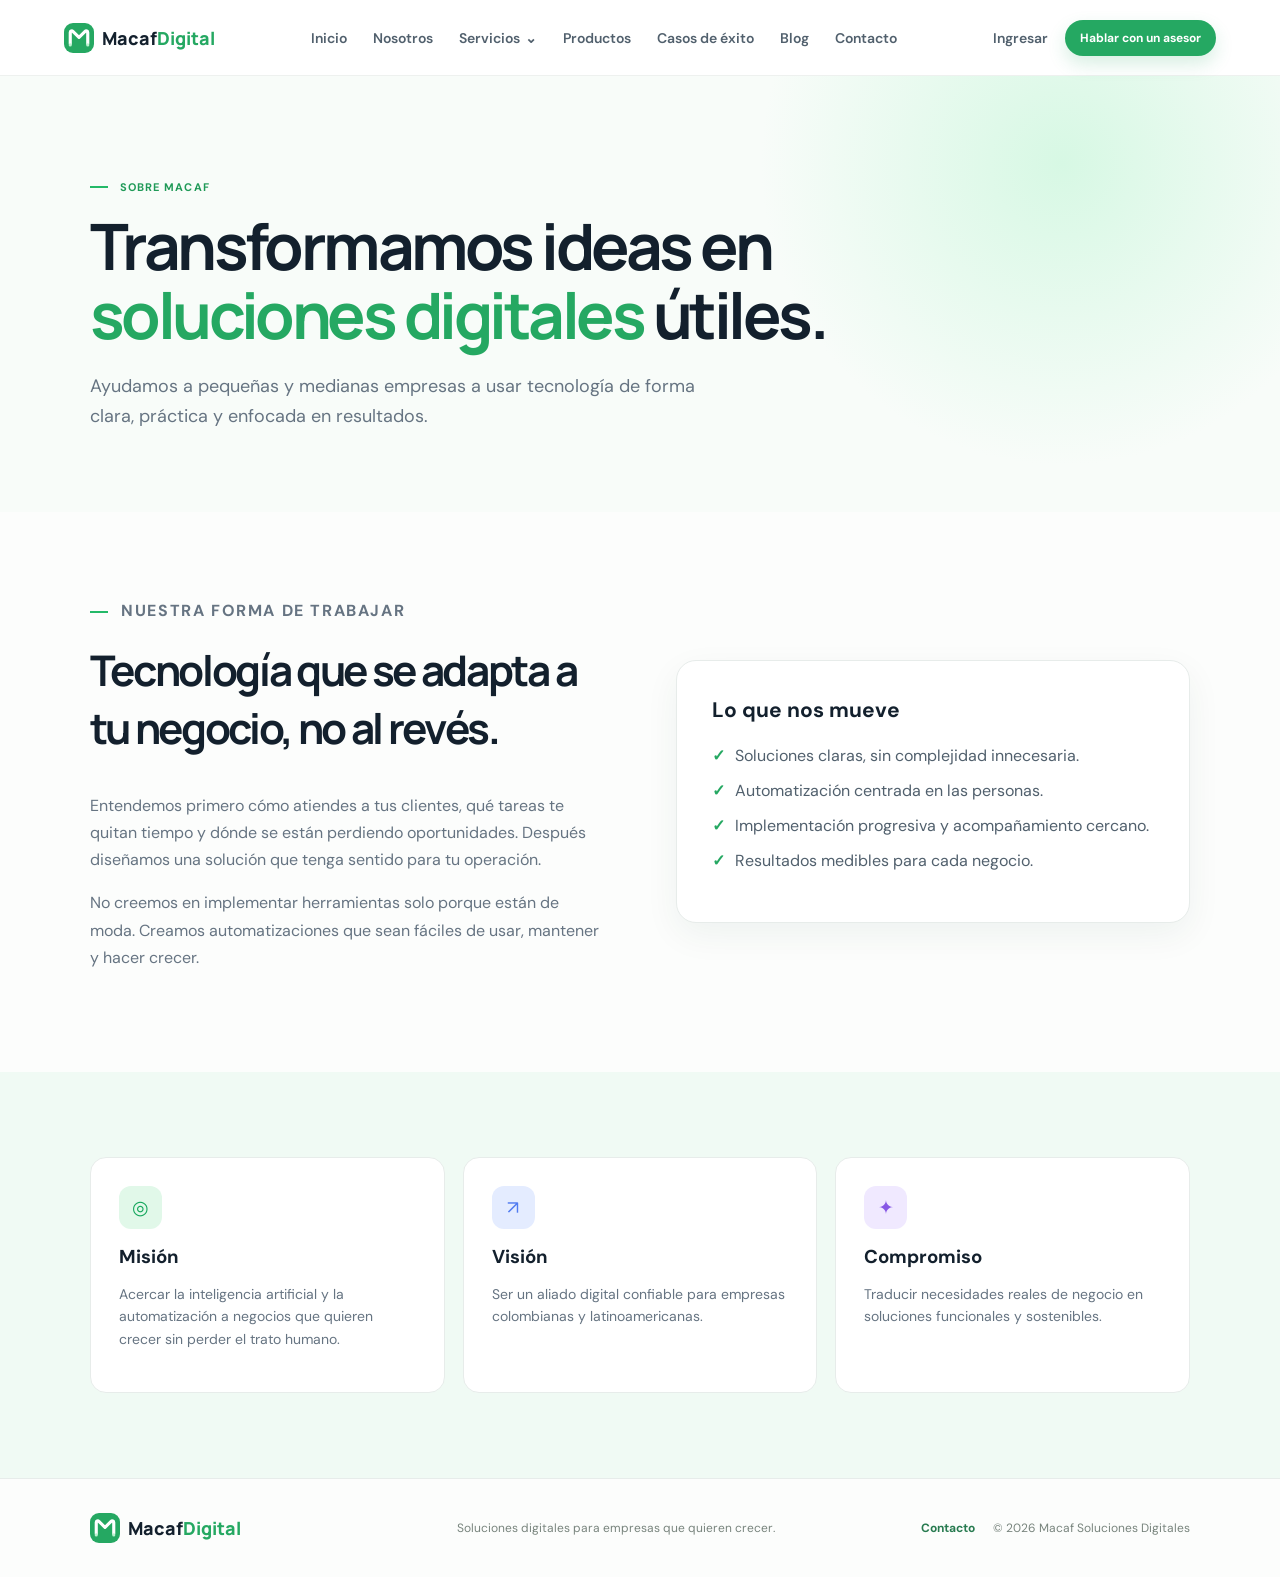
<file: nosotros.html>
<!doctype html><html lang="es"><head><meta charset="UTF-8"><meta name="viewport" content="width=device-width,initial-scale=1.0"><meta name="description" content="Conoce a Macaf Soluciones Digitales."><title>Nosotros | Macaf Soluciones Digitales</title><link rel="preconnect" href="https://fonts.googleapis.com"><link rel="preconnect" href="https://fonts.gstatic.com" crossorigin><link href="https://fonts.googleapis.com/css2?family=DM+Sans:wght@400;500;600;700&family=Manrope:wght@600;700;800&display=swap" rel="stylesheet"><link rel="stylesheet" href="./styles.css"></head><body>
<header class="site-header"><a class="brand" href="./index.html"><span class="brand-mark">M</span><span>Macaf<span>Digital</span></span></a><button class="menu-toggle" aria-label="Abrir menú" aria-expanded="false">☰</button><nav class="main-nav"><a href="./index.html">Inicio</a><a href="./nosotros.html">Nosotros</a><details class="services-menu"><summary>Servicios</summary><div><a href="./chatbots.html">Chatbots</a><a href="./automatizacion.html">Automatización</a><a href="./inteligencia-artificial.html">Inteligencia Artificial</a><a href="./software-a-medida.html">Software a medida</a></div></details><a href="./productos.html">Productos</a><a href="./casos-de-exito.html">Casos de éxito</a><a href="./blog.html">Blog</a><a href="./contacto.html">Contacto</a></nav><div class="header-actions"><a class="login-link" href="https://chatbot-front-sigma.vercel.app/login">Ingresar</a><a class="button button-small whatsapp-link" data-message="Hola, quiero hablar con Macaf." href="#">Hablar con un asesor</a></div></header>
<main><section class="inner-hero"><p class="eyebrow"><span></span> SOBRE MACAF</p><h1>Transformamos ideas en <em>soluciones digitales</em> útiles.</h1><p>Ayudamos a pequeñas y medianas empresas a usar tecnología de forma clara, práctica y enfocada en resultados.</p></section><section class="page-section two-column"><div><p class="eyebrow"><span></span> NUESTRA FORMA DE TRABAJAR</p><h2>Tecnología que se adapta a tu negocio, no al revés.</h2><p>Entendemos primero cómo atiendes a tus clientes, qué tareas te quitan tiempo y dónde se están perdiendo oportunidades. Después diseñamos una solución que tenga sentido para tu operación.</p><p>No creemos en implementar herramientas solo porque están de moda. Creamos automatizaciones que sean fáciles de usar, mantener y hacer crecer.</p></div><aside class="info-card"><h3>Lo que nos mueve</h3><ul><li>Soluciones claras, sin complejidad innecesaria.</li><li>Automatización centrada en las personas.</li><li>Implementación progresiva y acompañamiento cercano.</li><li>Resultados medibles para cada negocio.</li></ul></aside></section><section class="page-section" style="background:#f0faf4"><div class="page-cards"><article><div class="feature-icon green">◎</div><h3>Misión</h3><p>Acercar la inteligencia artificial y la automatización a negocios que quieren crecer sin perder el trato humano.</p></article><article><div class="feature-icon blue">↗</div><h3>Visión</h3><p>Ser un aliado digital confiable para empresas colombianas y latinoamericanas.</p></article><article><div class="feature-icon purple">✦</div><h3>Compromiso</h3><p>Traducir necesidades reales de negocio en soluciones funcionales y sostenibles.</p></article></div></section></main>
<footer><a class="brand" href="./index.html"><span class="brand-mark">M</span><span>Macaf<span>Digital</span></span></a><p>Soluciones digitales para empresas que quieren crecer.</p><div><a href="./contacto.html">Contacto</a><span>© <span id="year"></span> Macaf Soluciones Digitales</span></div></footer><script src="./script.js"></script></body></html>
</file>
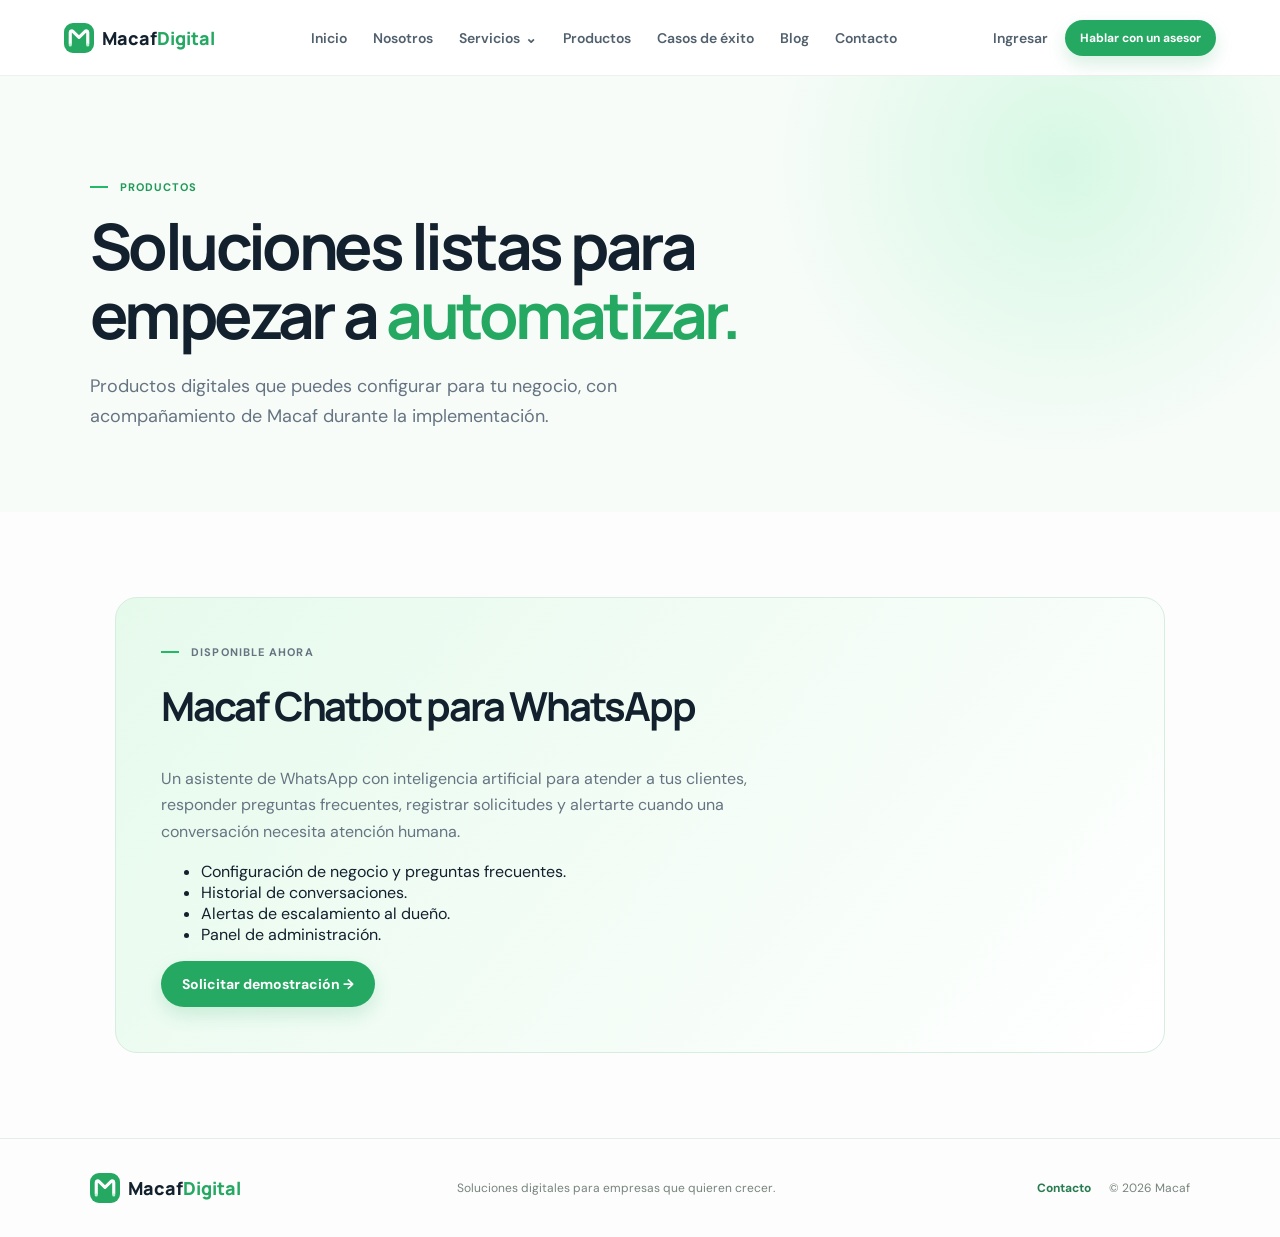
<file: productos.html>
<!doctype html><html lang="es"><head><meta charset="UTF-8"><meta name="viewport" content="width=device-width,initial-scale=1.0"><title>Productos | Macaf Digital</title><link rel="preconnect" href="https://fonts.googleapis.com"><link rel="preconnect" href="https://fonts.gstatic.com" crossorigin><link href="https://fonts.googleapis.com/css2?family=DM+Sans:wght@400;500;600;700&family=Manrope:wght@600;700;800&display=swap" rel="stylesheet"><link rel="stylesheet" href="./styles.css"></head><body>
<header class="site-header"><a class="brand" href="./index.html"><span class="brand-mark">M</span><span>Macaf<span>Digital</span></span></a><button class="menu-toggle" aria-label="Abrir menú" aria-expanded="false">☰</button><nav class="main-nav"><a href="./index.html">Inicio</a><a href="./nosotros.html">Nosotros</a><details class="services-menu"><summary>Servicios</summary><div><a href="./chatbots.html">Chatbots</a><a href="./automatizacion.html">Automatización</a><a href="./inteligencia-artificial.html">Inteligencia Artificial</a><a href="./software-a-medida.html">Software a medida</a></div></details><a href="./productos.html">Productos</a><a href="./casos-de-exito.html">Casos de éxito</a><a href="./blog.html">Blog</a><a href="./contacto.html">Contacto</a></nav><div class="header-actions"><a class="login-link" href="https://chatbot-front-sigma.vercel.app/login">Ingresar</a><a class="button button-small whatsapp-link" data-message="Hola, quiero conocer los productos de Macaf." href="#">Hablar con un asesor</a></div></header>
<main><section class="inner-hero"><p class="eyebrow"><span></span> PRODUCTOS</p><h1>Soluciones listas para empezar a <em>automatizar.</em></h1><p>Productos digitales que puedes configurar para tu negocio, con acompañamiento de Macaf durante la implementación.</p></section><section class="page-section"><article class="product-card"><p class="eyebrow"><span></span> DISPONIBLE AHORA</p><h2>Macaf Chatbot para WhatsApp</h2><p>Un asistente de WhatsApp con inteligencia artificial para atender a tus clientes, responder preguntas frecuentes, registrar solicitudes y alertarte cuando una conversación necesita atención humana.</p><ul><li>Configuración de negocio y preguntas frecuentes.</li><li>Historial de conversaciones.</li><li>Alertas de escalamiento al dueño.</li><li>Panel de administración.</li></ul><a class="button whatsapp-link" data-message="Hola, quiero una demostración del chatbot de WhatsApp." href="#">Solicitar demostración →</a></article></section></main>
<footer><a class="brand" href="./index.html"><span class="brand-mark">M</span><span>Macaf<span>Digital</span></span></a><p>Soluciones digitales para empresas que quieren crecer.</p><div><a href="./contacto.html">Contacto</a><span>© <span id="year"></span> Macaf</span></div></footer><script src="./script.js"></script></body></html>
</file>
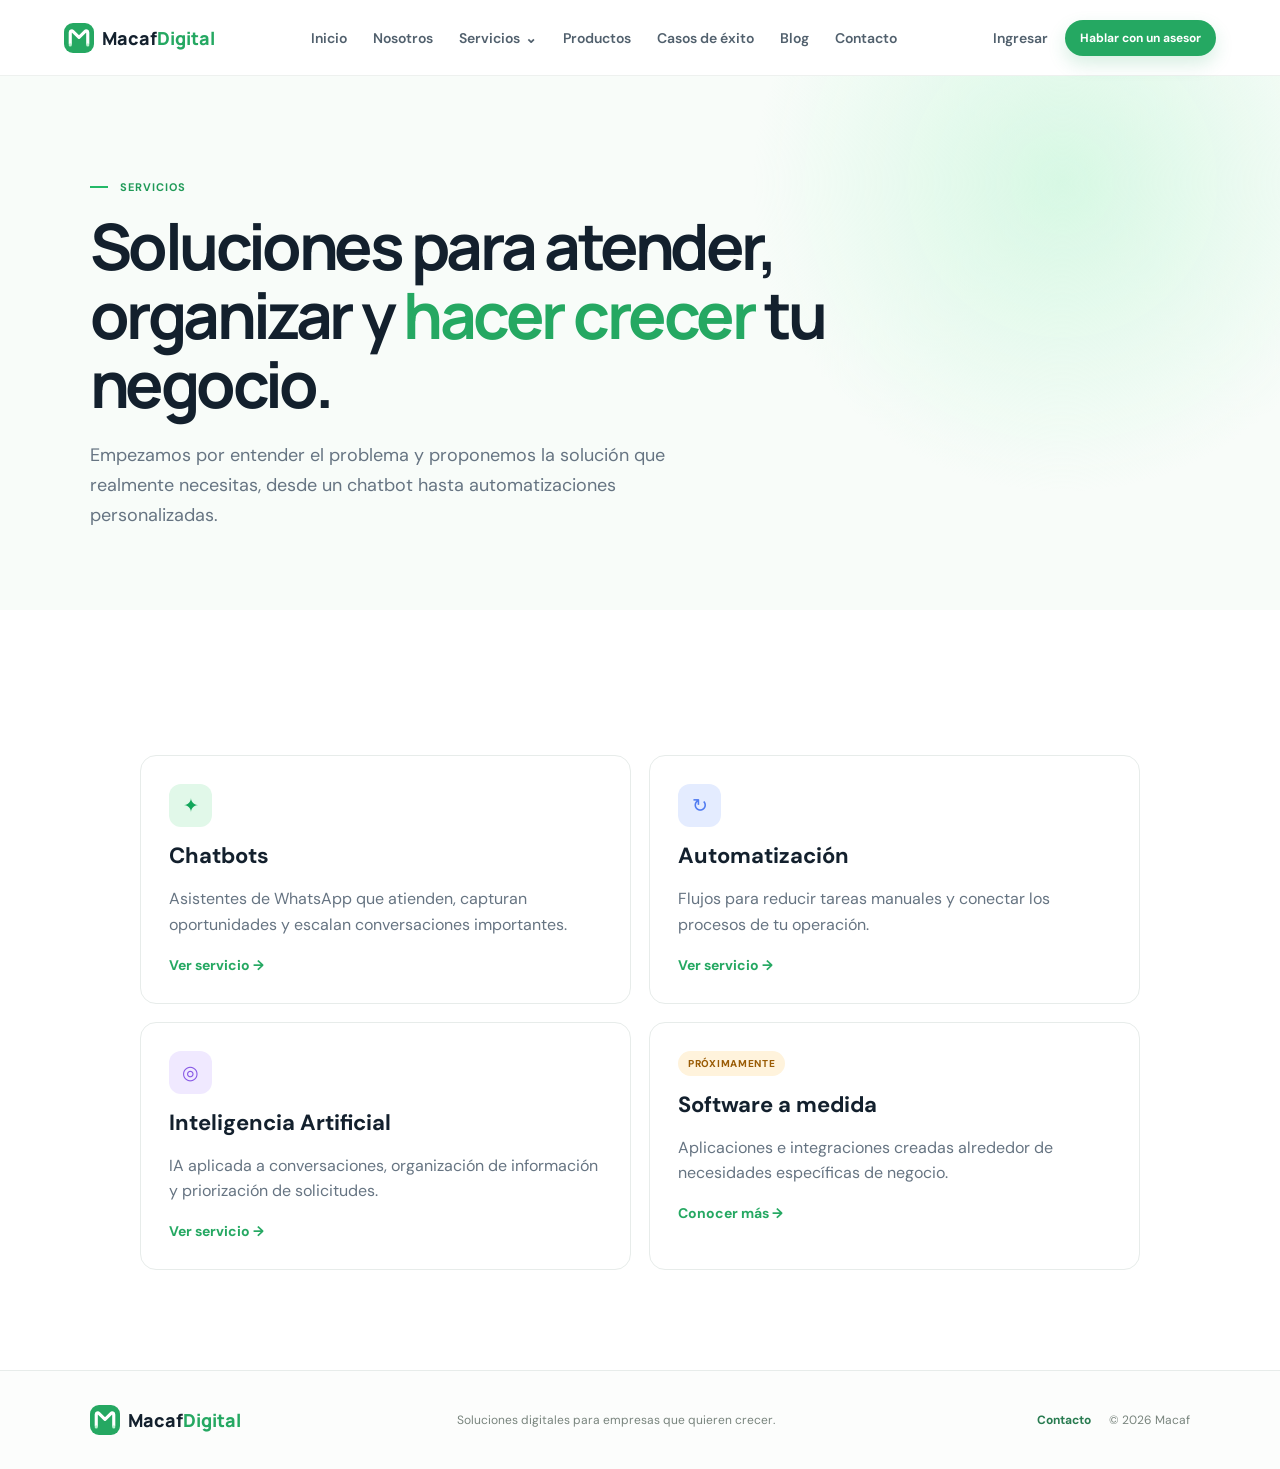
<file: servicios.html>
<!doctype html><html lang="es"><head><meta charset="UTF-8"><meta name="viewport" content="width=device-width,initial-scale=1.0"><title>Servicios | Macaf Digital</title><link rel="preconnect" href="https://fonts.googleapis.com"><link rel="preconnect" href="https://fonts.gstatic.com" crossorigin><link href="https://fonts.googleapis.com/css2?family=DM+Sans:wght@400;500;600;700&family=Manrope:wght@600;700;800&display=swap" rel="stylesheet"><link rel="stylesheet" href="./styles.css"></head><body>
<header class="site-header"><a class="brand" href="./index.html"><span class="brand-mark">M</span><span>Macaf<span>Digital</span></span></a><button class="menu-toggle" aria-label="Abrir menú" aria-expanded="false">☰</button><nav class="main-nav"><a href="./index.html">Inicio</a><a href="./nosotros.html">Nosotros</a><details class="services-menu"><summary>Servicios</summary><div><a href="./chatbots.html">Chatbots</a><a href="./automatizacion.html">Automatización</a><a href="./inteligencia-artificial.html">Inteligencia Artificial</a><a href="./software-a-medida.html">Software a medida</a></div></details><a href="./productos.html">Productos</a><a href="./casos-de-exito.html">Casos de éxito</a><a href="./blog.html">Blog</a><a href="./contacto.html">Contacto</a></nav><div class="header-actions"><a class="login-link" href="https://chatbot-front-sigma.vercel.app/login">Ingresar</a><a class="button button-small whatsapp-link" data-message="Hola, quiero conocer los servicios de Macaf." href="#">Hablar con un asesor</a></div></header>
<main><section class="inner-hero"><p class="eyebrow"><span></span> SERVICIOS</p><h1>Soluciones para atender, organizar y <em>hacer crecer</em> tu negocio.</h1><p>Empezamos por entender el problema y proponemos la solución que realmente necesitas, desde un chatbot hasta automatizaciones personalizadas.</p></section><section class="service-overview"><div class="service-list"><article><div class="feature-icon green">✦</div><h3>Chatbots</h3><p>Asistentes de WhatsApp que atienden, capturan oportunidades y escalan conversaciones importantes.</p><a href="./chatbots.html">Ver servicio →</a></article><article><div class="feature-icon blue">↻</div><h3>Automatización</h3><p>Flujos para reducir tareas manuales y conectar los procesos de tu operación.</p><a href="./automatizacion.html">Ver servicio →</a></article><article><div class="feature-icon purple">◎</div><h3>Inteligencia Artificial</h3><p>IA aplicada a conversaciones, organización de información y priorización de solicitudes.</p><a href="./inteligencia-artificial.html">Ver servicio →</a></article><article><span class="pending">PRÓXIMAMENTE</span><h3>Software a medida</h3><p>Aplicaciones e integraciones creadas alrededor de necesidades específicas de negocio.</p><a href="./software-a-medida.html">Conocer más →</a></article></div></section></main>
<footer><a class="brand" href="./index.html"><span class="brand-mark">M</span><span>Macaf<span>Digital</span></span></a><p>Soluciones digitales para empresas que quieren crecer.</p><div><a href="./contacto.html">Contacto</a><span>© <span id="year"></span> Macaf</span></div></footer><script src="./script.js"></script></body></html>
</file>
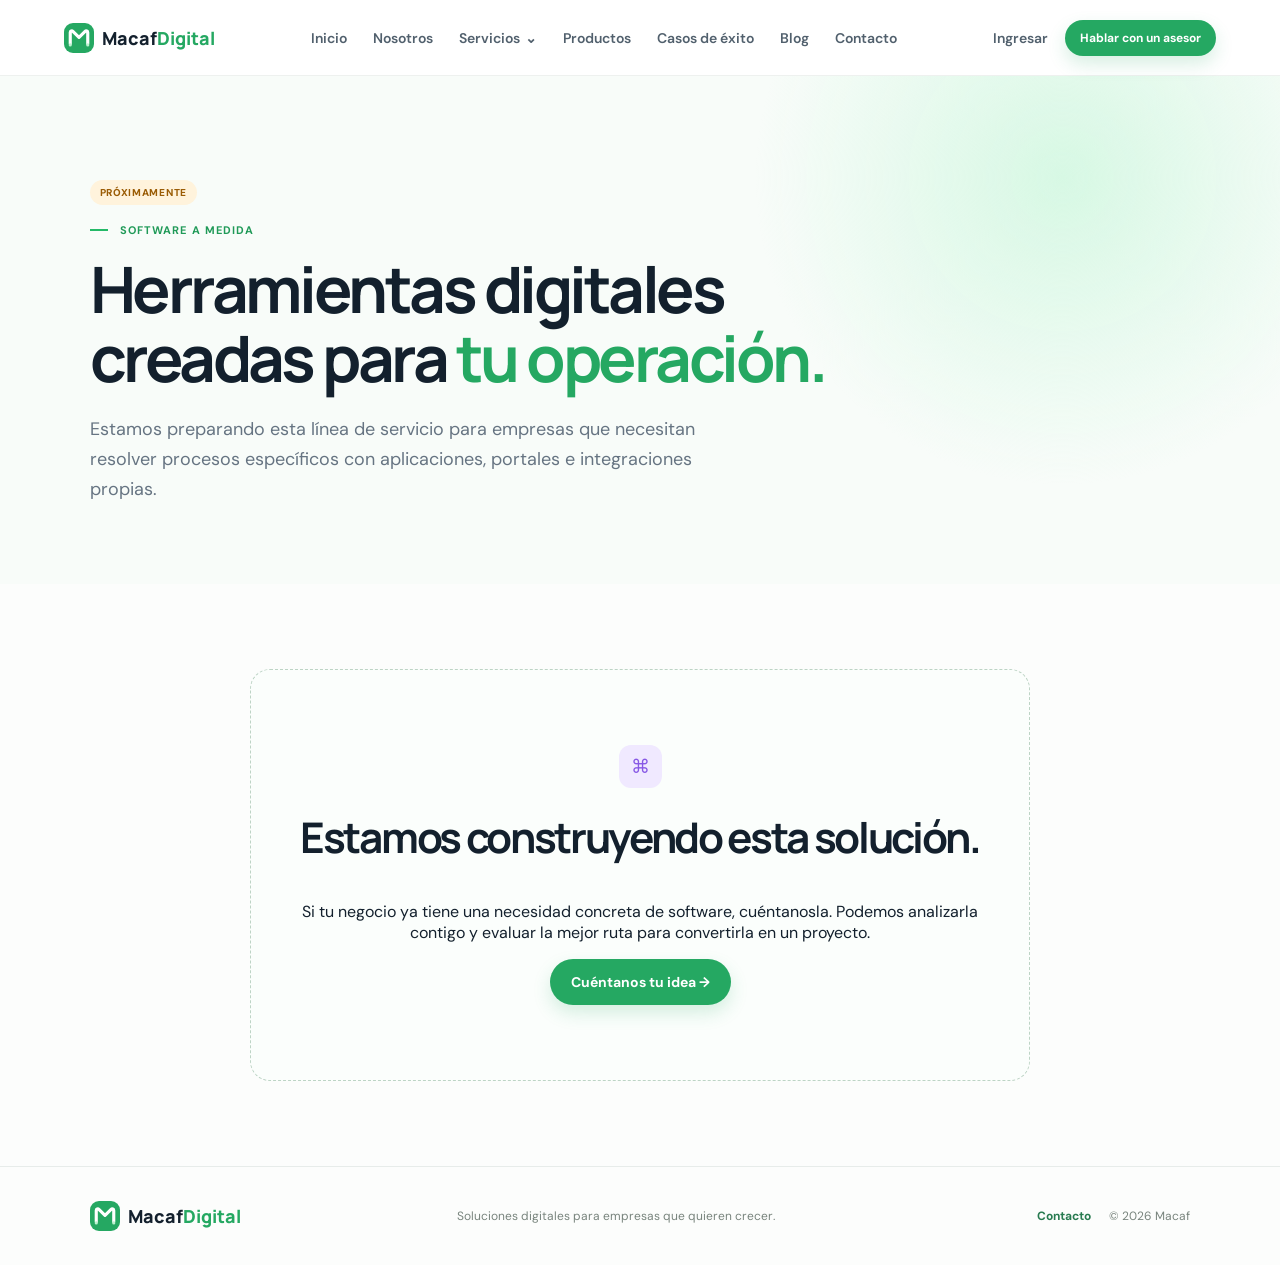
<file: software-a-medida.html>
<!doctype html><html lang="es"><head><meta charset="UTF-8"><meta name="viewport" content="width=device-width,initial-scale=1.0"><title>Software a medida | Macaf Digital</title><link rel="preconnect" href="https://fonts.googleapis.com"><link rel="preconnect" href="https://fonts.gstatic.com" crossorigin><link href="https://fonts.googleapis.com/css2?family=DM+Sans:wght@400;500;600;700&family=Manrope:wght@600;700;800&display=swap" rel="stylesheet"><link rel="stylesheet" href="./styles.css"></head><body>
<header class="site-header"><a class="brand" href="./index.html"><span class="brand-mark">M</span><span>Macaf<span>Digital</span></span></a><button class="menu-toggle" aria-label="Abrir menú" aria-expanded="false">☰</button><nav class="main-nav"><a href="./index.html">Inicio</a><a href="./nosotros.html">Nosotros</a><details class="services-menu"><summary>Servicios</summary><div><a href="./chatbots.html">Chatbots</a><a href="./automatizacion.html">Automatización</a><a href="./inteligencia-artificial.html">Inteligencia Artificial</a><a href="./software-a-medida.html">Software a medida</a></div></details><a href="./productos.html">Productos</a><a href="./casos-de-exito.html">Casos de éxito</a><a href="./blog.html">Blog</a><a href="./contacto.html">Contacto</a></nav><div class="header-actions"><a class="login-link" href="https://chatbot-front-sigma.vercel.app/login">Ingresar</a><a class="button button-small whatsapp-link" data-message="Hola, quiero conversar sobre un desarrollo a medida." href="#">Hablar con un asesor</a></div></header>
<main><section class="inner-hero"><span class="pending">PRÓXIMAMENTE</span><p class="eyebrow" style="margin-top:18px"><span></span> SOFTWARE A MEDIDA</p><h1>Herramientas digitales creadas para <em>tu operación.</em></h1><p>Estamos preparando esta línea de servicio para empresas que necesitan resolver procesos específicos con aplicaciones, portales e integraciones propias.</p></section><section class="page-section"><div class="empty-content"><div class="feature-icon purple">⌘</div><h2>Estamos construyendo esta solución.</h2><p>Si tu negocio ya tiene una necesidad concreta de software, cuéntanosla. Podemos analizarla contigo y evaluar la mejor ruta para convertirla en un proyecto.</p><a class="button whatsapp-link" data-message="Hola, tengo una idea de software a medida para mi negocio." href="#">Cuéntanos tu idea →</a></div></section></main>
<footer><a class="brand" href="./index.html"><span class="brand-mark">M</span><span>Macaf<span>Digital</span></span></a><p>Soluciones digitales para empresas que quieren crecer.</p><div><a href="./contacto.html">Contacto</a><span>© <span id="year"></span> Macaf</span></div></footer><script src="./script.js"></script></body></html>
</file>
<file: styles.css>
.mobile-menu-actions{display:none!important}
@media(max-width:1180px){
  .main-nav.open .mobile-menu-actions{display:flex!important;align-items:center;gap:14px;margin-top:8px;padding-top:16px;border-top:1px solid #e7ecea}
  .main-nav.open .mobile-menu-actions .login-link{padding:10px 0}
  .main-nav.open .mobile-menu-actions .button{width:auto;min-height:42px}
}
@media(max-width:390px){
  .main-nav.open .mobile-menu-actions{align-items:stretch;flex-direction:column}
  .main-nav.open .mobile-menu-actions .button{width:100%}
}
@media(max-width:1180px){
  .site-header{overflow:visible!important}
  .site-header{padding-inline:24px!important;gap:16px!important}
  .menu-toggle{display:block!important;margin-left:auto;border:0;background:transparent;font-size:24px;line-height:1!important}
  .main-nav,.header-actions{display:none!important}
  .main-nav.open{position:absolute;z-index:20;top:64px;left:0;right:0;display:flex!important;flex-direction:column;gap:2px;max-height:calc(100dvh - 64px);overflow-y:auto;padding:16px 22px 20px;background:#fff;border-bottom:1px solid #e7ecea;box-shadow:0 14px 26px rgb(15 43 33 / .1)}
  .main-nav.open>a,.main-nav.open .services-menu summary{display:flex;align-items:center;min-height:46px;padding:10px 0}
  .main-nav.open .services-menu{width:100%}
  .main-nav.open .services-menu:not([open])>div{display:none!important}
  .main-nav.open .services-menu[open]>div{position:static;display:grid!important;width:100%;margin:0 0 8px;padding:4px 0 8px 14px;border:0;border-left:2px solid #c8ecd7;border-radius:0;box-shadow:none}
}
@media(max-width:620px){
  .hero-actions .button,.hero-actions .text-link{width:100%;justify-content:center}
  .contact-details a,.contact-details p{align-items:flex-start}
  .contact-form .button{width:100%}
  .flow-diagram>div{min-width:0}
}
@media(max-width:390px){
  .brand{font-size:16px!important}
  .brand-mark{width:28px!important;height:28px!important}
  .hero h1{font-size:35px!important}
  .chat-window{border-width:4px!important}
  .chat-body{padding:14px!important;min-height:230px!important}
  .floating-card{display:none!important}
}
.honeypot{position:absolute!important;left:-9999px!important;width:1px!important;height:1px!important;overflow:hidden!important}
.brand-mark{background:#25A862 url("./logo-mark.svg") center/contain no-repeat!important;color:transparent!important;font-size:0!important}
.contact-icon{width:38px;height:38px;display:grid;place-items:center;flex:0 0 38px;border-radius:11px;background:#e6f8ed;color:#159554;font-size:19px}.contact-icon.mail{background:#e8efff;color:#4f78e4}.contact-icon.phone{background:#f1eaff;color:#8056d5}.contact-icon.clock{background:#fff2df;color:#d78919}.contact-details a,.contact-details p{display:flex;align-items:center;gap:12px}.contact-details a>span:last-child,.contact-details p>span:last-child{display:block}
.services-menu{position:relative}.services-menu summary{cursor:pointer;list-style:none;font-size:14px;font-weight:600;color:#51606d}.services-menu summary::-webkit-details-marker{display:none}.services-menu summary:after{content:"⌄";margin-left:5px}.services-menu>div{position:absolute;top:27px;left:-15px;width:185px;padding:9px;background:#fff;border:1px solid var(--line);border-radius:12px;box-shadow:var(--shadow)}.services-menu>div a{display:block;padding:9px 10px;border-radius:7px;font-size:13px}.services-menu>div a:hover{background:#f0faf4;color:var(--green)}.inner-hero{padding:104px max(7vw,30px) 80px;background:radial-gradient(circle at 83% 20%,#d7f8e4,transparent 27%),#f8fcf9}.inner-hero h1{max-width:800px;margin:0;font-family:Manrope,sans-serif;letter-spacing:-.055em;font-size:clamp(43px,5vw,70px);line-height:1.08}.inner-hero h1 em{font-style:normal;color:var(--green)}.inner-hero>p:not(.eyebrow){max-width:650px;color:var(--muted);font-size:18px;line-height:1.65;margin:23px 0 0}.page-section{padding:85px max(7vw,30px)}.page-section h2{font-size:clamp(32px,3.3vw,48px);margin-top:0}.two-column{display:grid;grid-template-columns:1fr 1fr;gap:72px;align-items:center}.two-column p{color:var(--muted);font-size:16px;line-height:1.7}.info-card{padding:35px;border:1px solid var(--line);border-radius:20px;background:#fff;box-shadow:0 12px 35px rgb(23 73 45 /.06)}.info-card h3{font-size:21px;margin-top:0}.info-card ul{padding:0;list-style:none}.info-card li{margin:14px 0;color:#51606d}.info-card li:before{content:"✓";margin-right:10px;color:var(--green);font-weight:800}.page-cards{display:grid;grid-template-columns:repeat(3,1fr);gap:18px}.page-cards article{padding:28px;border-radius:16px;border:1px solid var(--line);background:#fff}.page-cards h3{margin:15px 0 8px}.page-cards p{font-size:14px;color:var(--muted);line-height:1.6}.pending{display:inline-flex;padding:6px 10px;border-radius:99px;background:#fff3dc;color:#9a5c05;font-size:10px;font-weight:800;letter-spacing:.07em}.service-overview{padding:100px max(7vw,30px);background:#fff}.service-list{display:grid;grid-template-columns:repeat(2,1fr);gap:18px;max-width:1000px;margin:45px auto 0}.service-list article{padding:28px;border:1px solid var(--line);border-radius:16px}.service-list h3{font-size:22px;margin:14px 0 10px}.service-list p{color:var(--muted);line-height:1.6}.service-list a{font-size:14px;color:var(--green);font-weight:700}.product-card{max-width:1050px;margin:auto;padding:45px;border-radius:22px;background:linear-gradient(130deg,#e6faec,#fff);border:1px solid #d7eddf}.product-card h2{font-size:40px}.product-card p{max-width:620px;color:var(--muted);line-height:1.65}.empty-content{max-width:780px;margin:auto;text-align:center;padding:75px 30px;border:1px dashed #bdd4c5;border-radius:20px;background:#fbfefc}.empty-content .feature-icon{margin:0 auto 20px}.rating-wrap{max-width:850px;margin:auto;display:grid;grid-template-columns:1fr 1fr;gap:40px;padding:42px;border-radius:20px;background:#f0faf4}.rating-wrap p{color:var(--muted);line-height:1.6}.rating-form,.contact-form{display:grid;gap:14px}.rating-form label,.contact-form label{display:grid;gap:6px;font-size:13px;font-weight:700}.rating-form input,.rating-form textarea,.contact-form input,.contact-form textarea,.contact-form select{width:100%;padding:12px;border:1px solid #cedbd3;border-radius:9px;background:#fff;font:inherit}.rating-form textarea,.contact-form textarea{min-height:105px;resize:vertical}.star-picker{display:flex;flex-direction:row-reverse;justify-content:flex-end;gap:4px}.star-picker input{display:none}.star-picker label{font-size:28px;color:#d6ddd8;cursor:pointer}.star-picker input:checked~label,.star-picker label:hover,.star-picker label:hover~label{color:#f6b31e}.form-message{display:none;padding:12px;border-radius:9px;background:#e3f8eb;color:#137a43;font-size:13px}.form-message.visible{display:block}.contact-layout{display:grid;grid-template-columns:.8fr 1.2fr;gap:55px}.contact-details{display:grid;gap:13px}.contact-details a,.contact-details p{margin:0;padding:17px;border:1px solid var(--line);border-radius:11px;font-size:14px;color:#53625b}.contact-details strong{display:block;color:var(--ink);margin-bottom:4px}.blog-grid{display:grid;grid-template-columns:repeat(3,1fr);gap:18px}.blog-card{min-height:240px;padding:27px;border:1px solid var(--line);border-radius:16px;background:#fff}.blog-card time{color:var(--green);font-size:11px;font-weight:700}.blog-card h3{line-height:1.3}.blog-card p{font-size:14px;color:var(--muted);line-height:1.6}@media(max-width:900px){.page-cards,.blog-grid{grid-template-columns:repeat(2,1fr)}.two-column,.contact-layout{grid-template-columns:1fr}.rating-wrap{grid-template-columns:1fr}.services-menu>div{position:static;margin-top:10px;width:100%;box-shadow:none}}@media(max-width:620px){.services-menu summary{font-size:14px}.page-section,.service-overview,.inner-hero{padding:65px 22px}.page-cards,.service-list,.blog-grid{grid-template-columns:1fr}.product-card,.rating-wrap{padding:27px 22px}.inner-hero h1{font-size:42px}}
:root{--ink:#13202d;--muted:#667482;--line:#e7ecea;--green:#25a862;--mint:#e9f8ef;--blue:#4c7bf3;--purple:#8c5bea;--shadow:0 22px 65px rgb(15 43 33 / .12)}*{box-sizing:border-box}html{scroll-behavior:smooth}body{margin:0;color:var(--ink);background:#fcfdfc;font-family:"DM Sans",sans-serif}a{color:inherit;text-decoration:none}.site-header{height:76px;padding:0 max(5vw,28px);display:flex;align-items:center;gap:28px;background:#fff;border-bottom:1px solid #eef1ef;position:sticky;top:0;z-index:10}.brand{display:flex;align-items:center;gap:8px;font-family:Manrope,sans-serif;font-size:18px;font-weight:800}.brand>span:last-child span{color:var(--green)}.brand-mark{width:30px;height:30px;border-radius:9px;background:linear-gradient(135deg,#2dba6e,#128c52);color:#fff;display:grid;place-items:center;font-size:15px}.main-nav{display:flex;gap:26px;margin:auto}.main-nav a,.login-link{font-size:14px;font-weight:600;color:#51606d}.main-nav a:hover,.login-link:hover{color:var(--green)}.header-actions{display:flex;align-items:center;gap:17px}.button{border:0;background:var(--green);color:#fff;border-radius:99px;padding:14px 21px;display:inline-flex;align-items:center;justify-content:center;gap:10px;font-size:14px;font-weight:700;box-shadow:0 8px 18px rgb(37 168 98 / .18);transition:.2s transform,.2s box-shadow}.button:hover{transform:translateY(-2px);box-shadow:0 12px 24px rgb(37 168 98 / .27)}.button-small{font-size:12px;padding:10px 15px}.menu-toggle{display:none}.hero{min-height:630px;padding:76px max(7vw,30px) 60px;display:grid;grid-template-columns:1fr 1fr;gap:50px;overflow:hidden;background:radial-gradient(circle at 86% 42%,#d7f9e5 0,transparent 22%),linear-gradient(115deg,#fff 20%,#f2fcf5)}.hero-copy{max-width:670px;align-self:center}.eyebrow{margin:0 0 17px;color:#209a58;letter-spacing:.1em;font-size:11px;font-weight:700}.eyebrow span{width:18px;height:2px;display:inline-block;margin:0 8px 3px 0;background:#24b968}.hero h1,h2{font-family:Manrope,sans-serif;letter-spacing:-.055em}.hero h1{font-size:clamp(42px,4.2vw,65px);line-height:1.09;margin:0}.hero h1 em,h2 em{font-style:normal;color:var(--green)}.hero-description{max-width:530px;color:var(--muted);line-height:1.6;font-size:18px;margin:24px 0}.hero-actions{display:flex;align-items:center;gap:27px}.text-link{color:#267c50;font-size:14px;font-weight:700}.text-link span{font-size:18px;margin-left:5px}.trust-row{display:flex;align-items:center;gap:12px;margin-top:37px}.trust-row p{margin:0;color:var(--muted);font-size:13px;line-height:1.45}.trust-row strong{color:var(--ink)}.avatar-stack{display:flex}.avatar-stack i{border:2px solid white;width:29px;height:29px;border-radius:50%;display:grid;place-items:center;margin-left:-7px;color:white;background:#f5907f;font-style:normal;font-size:10px}.avatar-stack i:nth-child(2){background:#6b91e9}.avatar-stack i:nth-child(3){background:#8e70c9}.avatar-stack i:nth-child(4){background:#20312b}.hero-visual{min-height:490px;position:relative;display:grid;place-items:center}.orb{position:absolute;border-radius:50%;filter:blur(1px)}.orb-one{width:470px;height:470px;background:#d6f5df;top:12px;right:0}.orb-two{width:330px;height:330px;background:#a7e8bd;opacity:.5;bottom:-80px;left:30px}.chat-window{width:min(410px,90%);position:relative;z-index:2;background:#fff;border:7px solid #fff;border-radius:21px;box-shadow:var(--shadow);overflow:hidden}.chat-head{height:71px;background:#f8faf9;display:flex;align-items:center;padding:12px 14px;gap:10px}.bot-avatar{width:39px;height:39px;border-radius:13px;background:linear-gradient(130deg,#2fc974,#158c55);color:#fff;display:grid;place-items:center;font-weight:800}.chat-head strong,.chat-head small{display:block}.chat-head strong{font-size:13px}.chat-head small{margin-top:4px;font-size:11px;color:#74817c}.chat-head small i{display:inline-block;width:6px;height:6px;border-radius:50%;background:#20b861;margin-right:4px}.dots{margin-left:auto;color:#82918a}.chat-body{min-height:265px;padding:20px;background:linear-gradient(#eff8f2,#f7fbf9)}.message{width:max-content;max-width:82%;padding:10px 13px;border-radius:11px;margin-bottom:12px;font-size:12px;line-height:1.4;box-shadow:0 1px 1px rgb(0 0 0 / .04)}.customer{margin-left:auto;background:#d9f8e4;border-bottom-right-radius:2px}.bot{background:#fff;border-bottom-left-radius:2px}.delay{animation:slide-in 1s ease}.typing{margin:4px 0;background:#fff;width:47px;padding:9px;border-radius:10px}.typing b{display:inline-block;width:4px;height:4px;margin:0 2px;border-radius:50%;background:#71aa82;animation:blink 1s infinite}.typing b:nth-child(2){animation-delay:.2s}.typing b:nth-child(3){animation-delay:.4s}.chat-input{padding:14px;display:flex;justify-content:space-between;color:#9aa69f;font-size:11px}.chat-input b{color:var(--green);font-size:16px}.floating-card{position:absolute;z-index:3;background:#fff;border-radius:13px;padding:12px;box-shadow:0 14px 28px rgb(38 76 50 /.12);display:flex;gap:9px}.floating-card span{width:27px;height:27px;border-radius:8px;display:grid;place-items:center;color:#fff;background:#33bc70}.floating-card p{margin:0;color:#718078;font-size:10px;line-height:1.45}.stat-card{top:47px;right:0}.stat-card strong{font-size:14px;color:#159a54}.online-card{bottom:36px;left:3px}.online-card span{background:#8860e8}.technology-strip{display:flex;justify-content:center;gap:55px;flex-wrap:wrap;padding:22px;background:#183d2e;color:#d9f2e2;font-size:13px;font-weight:600}.section{padding:105px max(7vw,30px)}.assistant-section{display:grid;grid-template-columns:31% 1fr;gap:72px;background:white}.section h2{font-size:clamp(35px,3.2vw,50px);line-height:1.12;margin:0 0 17px}.section-intro>p:not(.eyebrow),.centered-intro>p:not(.eyebrow){line-height:1.6;color:var(--muted);font-size:16px}.section-intro .button{margin-top:18px}.feature-grid{display:grid;grid-template-columns:repeat(2,1fr);gap:16px}.feature-grid article{padding:26px;background:#fbfdfc;border:1px solid #edf2ef;border-radius:16px;transition:.2s}.feature-grid article:hover{transform:translateY(-4px);box-shadow:0 12px 25px rgb(27 76 47 /.08)}.feature-icon{width:43px;height:43px;border-radius:12px;display:grid;place-items:center;font-size:19px}.green{background:#e1f8e9;color:#13a65b}.blue{background:#e4ecff;color:#507bf1}.purple{background:#f0e9ff;color:#8758e5}.orange{background:#fff0db;color:#ed9828}.feature-grid h3{margin:15px 0 7px;font-size:17px}.feature-grid p{margin:0;color:var(--muted);line-height:1.5;font-size:13px}.workflow{padding:74px max(7vw,30px);display:grid;grid-template-columns:35% 1fr;gap:60px;background:#f0faf4}.workflow h2{font-size:42px;line-height:1.1;margin:0 0 14px}.workflow-copy>p:not(.eyebrow){color:var(--muted);line-height:1.6}.flow-diagram{display:flex;align-items:center;justify-content:space-between;text-align:center;gap:10px}.flow-diagram>div{width:112px}.flow-icon{width:56px;height:56px;display:grid;place-items:center;margin:0 auto 10px;border-radius:18px;font-size:24px}.customer-icon{background:#ffe4dc}.whatsapp-icon{background:#d9f8e4;color:#16a35b}.bot-icon{background:#e6dcff;color:#8256df}.business-icon{background:#dce8ff;color:#4d7deb}.flow-diagram strong,.flow-diagram small{display:block}.flow-diagram strong{font-size:13px}.flow-diagram small{margin-top:4px;color:var(--muted);font-size:10px}.flow-diagram>i{height:2px;width:50px;background:#b7d8c2;position:relative}.flow-diagram>i:after{content:"›";position:absolute;right:-1px;top:-12px;color:#54aa73;font-size:20px}.use-cases{background:#fff}.centered-intro{text-align:center;max-width:690px;margin:0 auto 47px}.centered-intro h2{font-size:clamp(36px,3.6vw,53px);margin:0}.case-grid{display:grid;grid-template-columns:repeat(4,1fr);gap:17px}.case-card{padding:25px;border:1px solid #e8ecea;border-radius:16px;background:#fff;min-height:295px}.case-icon{font-size:31px}.case-card h3{font-size:19px;margin:17px 0 8px}.case-card p{font-size:13px;line-height:1.55;color:var(--muted)}.case-card .quote{font-weight:600;color:#2c3a45}.case-card a{display:inline-block;margin-top:9px;color:#258857;font-size:13px;font-weight:700}.shop{border-top:3px solid #56c77d}.restaurant{border-top:3px solid #ffad57}.home{border-top:3px solid #7e9df2}.barber{border-top:3px solid #a978e9}.plans-section{padding:105px max(7vw,30px);background:#152f25}.light h2{color:white}.light>p:not(.eyebrow){color:#a9c7b5}.plans-grid{max-width:1100px;margin:auto;display:grid;grid-template-columns:repeat(3,1fr);gap:18px}.plan-card{position:relative;padding:29px;border-radius:17px;background:#fff}.plan-card.featured{background:#e9faef;box-shadow:0 15px 40px rgb(1 18 10 /.3);transform:translateY(-14px)}.popular{position:absolute;top:-13px;left:50%;transform:translateX(-50%);white-space:nowrap;background:#2eb86c;color:#fff;border-radius:99px;padding:6px 12px;font-size:9px;font-weight:700;letter-spacing:.08em}.plan-level{margin:0;font-size:12px;font-weight:700}.basic{color:#16a35b}.pro{color:#3181df}.enterprise{color:#895be2}.plan-card h3{margin:16px 0 8px;font-size:21px}.plan-copy{min-height:43px;color:var(--muted);font-size:13px;line-height:1.5}.plan-card ul{min-height:135px;padding:0;margin:21px 0;list-style:none}.plan-card li{margin:11px 0;font-size:13px}.plan-card li:before{content:"✓";color:#1cac64;font-weight:800;margin-right:9px}.button-outline{background:#fff;border:1px solid #27a861;color:#1a9353;box-shadow:none;width:100%}.plan-card .button{width:100%}.contact-section{margin:92px max(7vw,30px);padding:59px 7%;border-radius:22px;display:flex;justify-content:space-between;align-items:center;gap:40px;background:linear-gradient(110deg,#1a4534,#1d6c49);color:white;overflow:hidden;position:relative}.contact-section:after{content:"";position:absolute;width:420px;height:420px;border-radius:50%;right:-140px;bottom:-250px;background:#64d38d;opacity:.18}.contact-section>*{position:relative;z-index:1}.contact-section h2{font-size:42px;line-height:1.1;margin:0 0 15px}.contact-section>div>p:not(.eyebrow){max-width:550px;color:#cae3d4;line-height:1.6}.button-light{background:#fff;color:#1b7648;white-space:nowrap}.contact-section .eyebrow{color:#8ce5ad}footer{padding:34px max(7vw,30px);display:grid;grid-template-columns:1fr 1fr 1fr;align-items:center;border-top:1px solid var(--line)}footer p,footer div{margin:0;color:#78847d;font-size:12px}footer div{text-align:right;display:flex;justify-content:flex-end;gap:18px}footer div a{color:#287b50;font-weight:700}@keyframes blink{50%{opacity:.2}}@keyframes slide-in{from{opacity:0;transform:translateY(5px)}to{opacity:1;transform:none}}@media(max-width:900px){.main-nav{gap:15px}.hero{grid-template-columns:1fr;padding-top:55px}.hero-copy{max-width:720px}.hero-visual{min-height:410px}.assistant-section,.workflow{grid-template-columns:1fr}.case-grid{grid-template-columns:repeat(2,1fr)}.flow-diagram{max-width:650px}.technology-strip{gap:22px}.plans-grid{grid-template-columns:1fr}.plan-card.featured{transform:none}.plan-card ul{min-height:auto}.contact-section{margin-top:55px}footer{grid-template-columns:1fr;gap:18px}footer div{justify-content:flex-start;text-align:left}}@media(max-width:620px){.site-header{height:65px;padding:0 20px}.menu-toggle{display:block;margin-left:auto;border:0;background:transparent;font-size:23px}.main-nav,.header-actions{display:none}.main-nav.open{position:absolute;top:64px;left:0;right:0;padding:20px;display:grid;gap:16px;background:#fff;border-bottom:1px solid var(--line)}.hero{padding:48px 22px 35px}.hero h1{font-size:40px}.hero-description{font-size:16px}.hero-actions{align-items:flex-start;flex-direction:column;gap:18px}.hero-visual{min-height:360px}.chat-window{width:94%}.floating-card{transform:scale(.85)}.stat-card{right:-13px}.online-card{left:-12px}.technology-strip{justify-content:flex-start;padding:17px 22px;font-size:12px}.section{padding:70px 22px}.feature-grid,.case-grid{grid-template-columns:1fr}.workflow{padding:58px 22px}.flow-diagram{display:grid;grid-template-columns:1fr 20px 1fr;gap:19px}.flow-diagram>i{width:20px}.flow-diagram>div{width:auto}.flow-diagram>div:nth-of-type(3){grid-column:1}.flow-diagram>i:nth-of-type(3){display:none}.plans-section{padding:72px 22px}.contact-section{margin:55px 22px;padding:37px 25px;display:block}.contact-section h2{font-size:34px}.contact-section .button{margin-top:14px;width:100%}}
</file>
